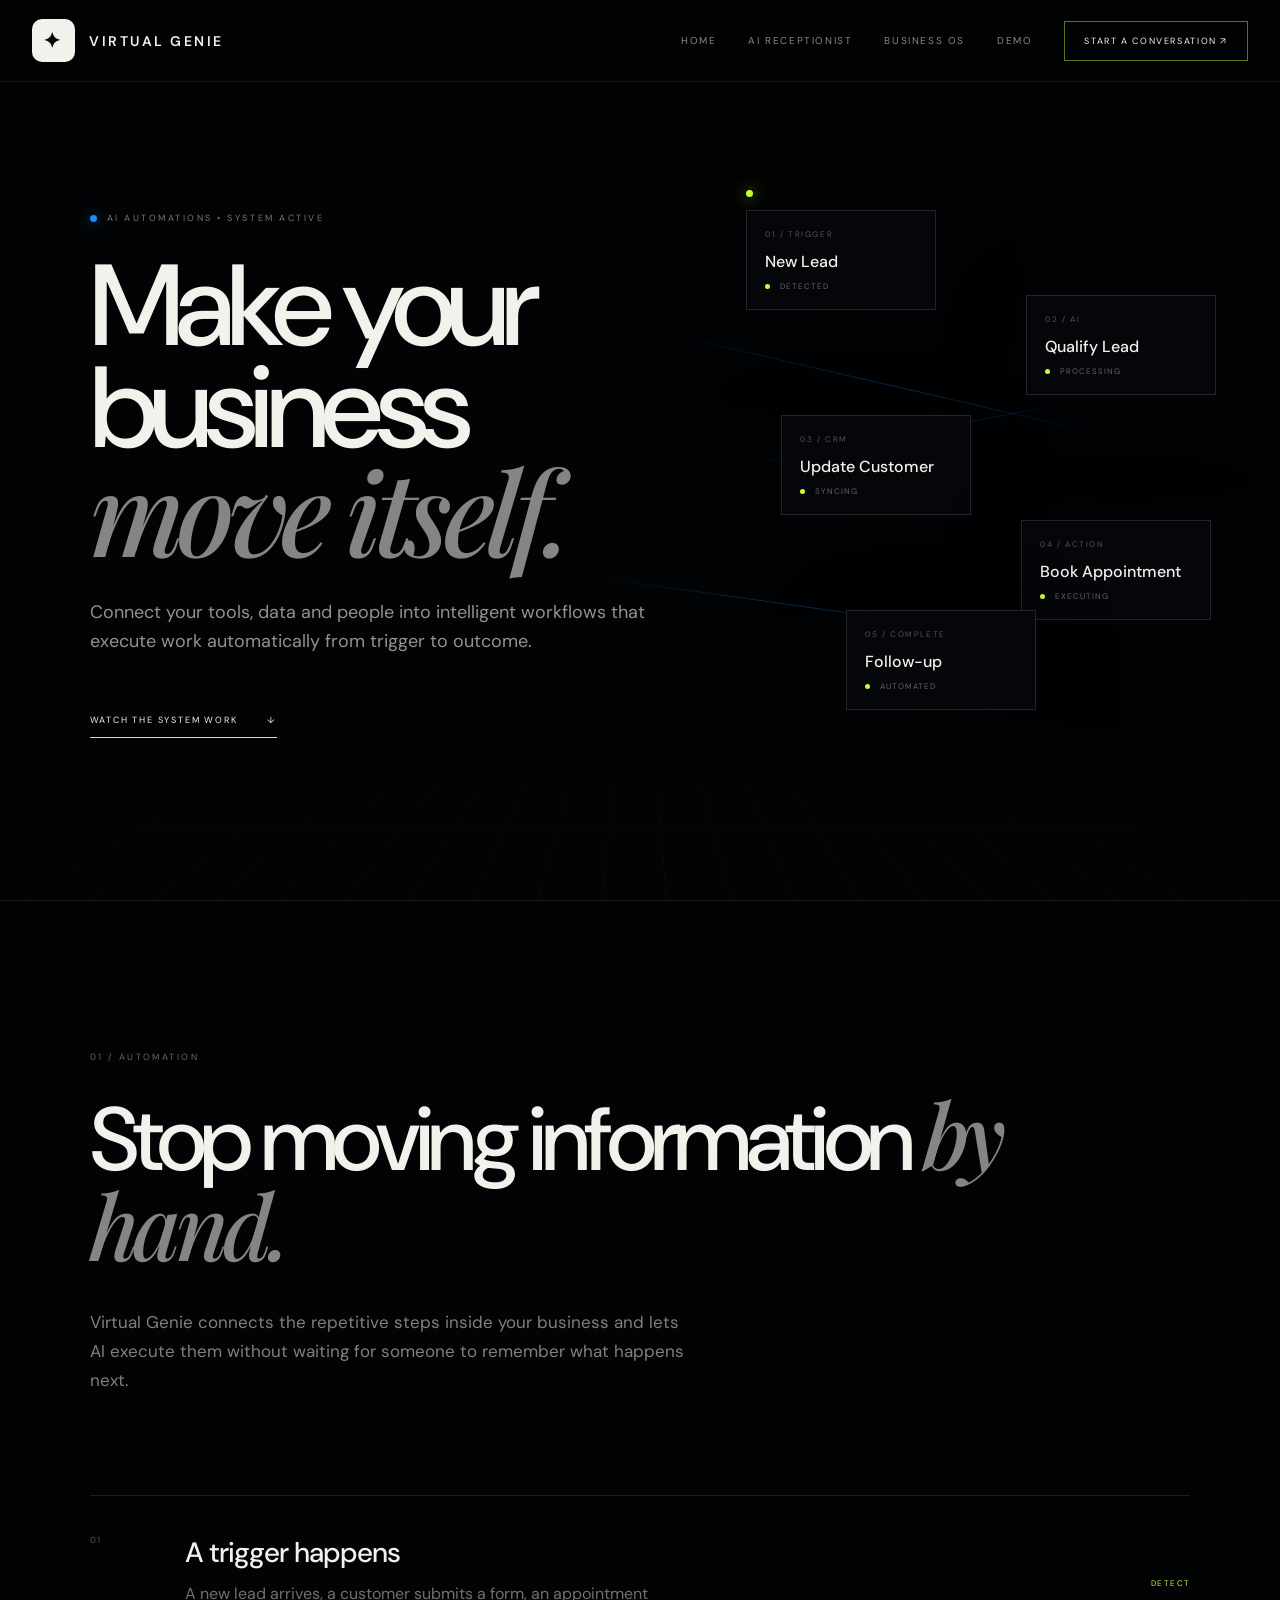
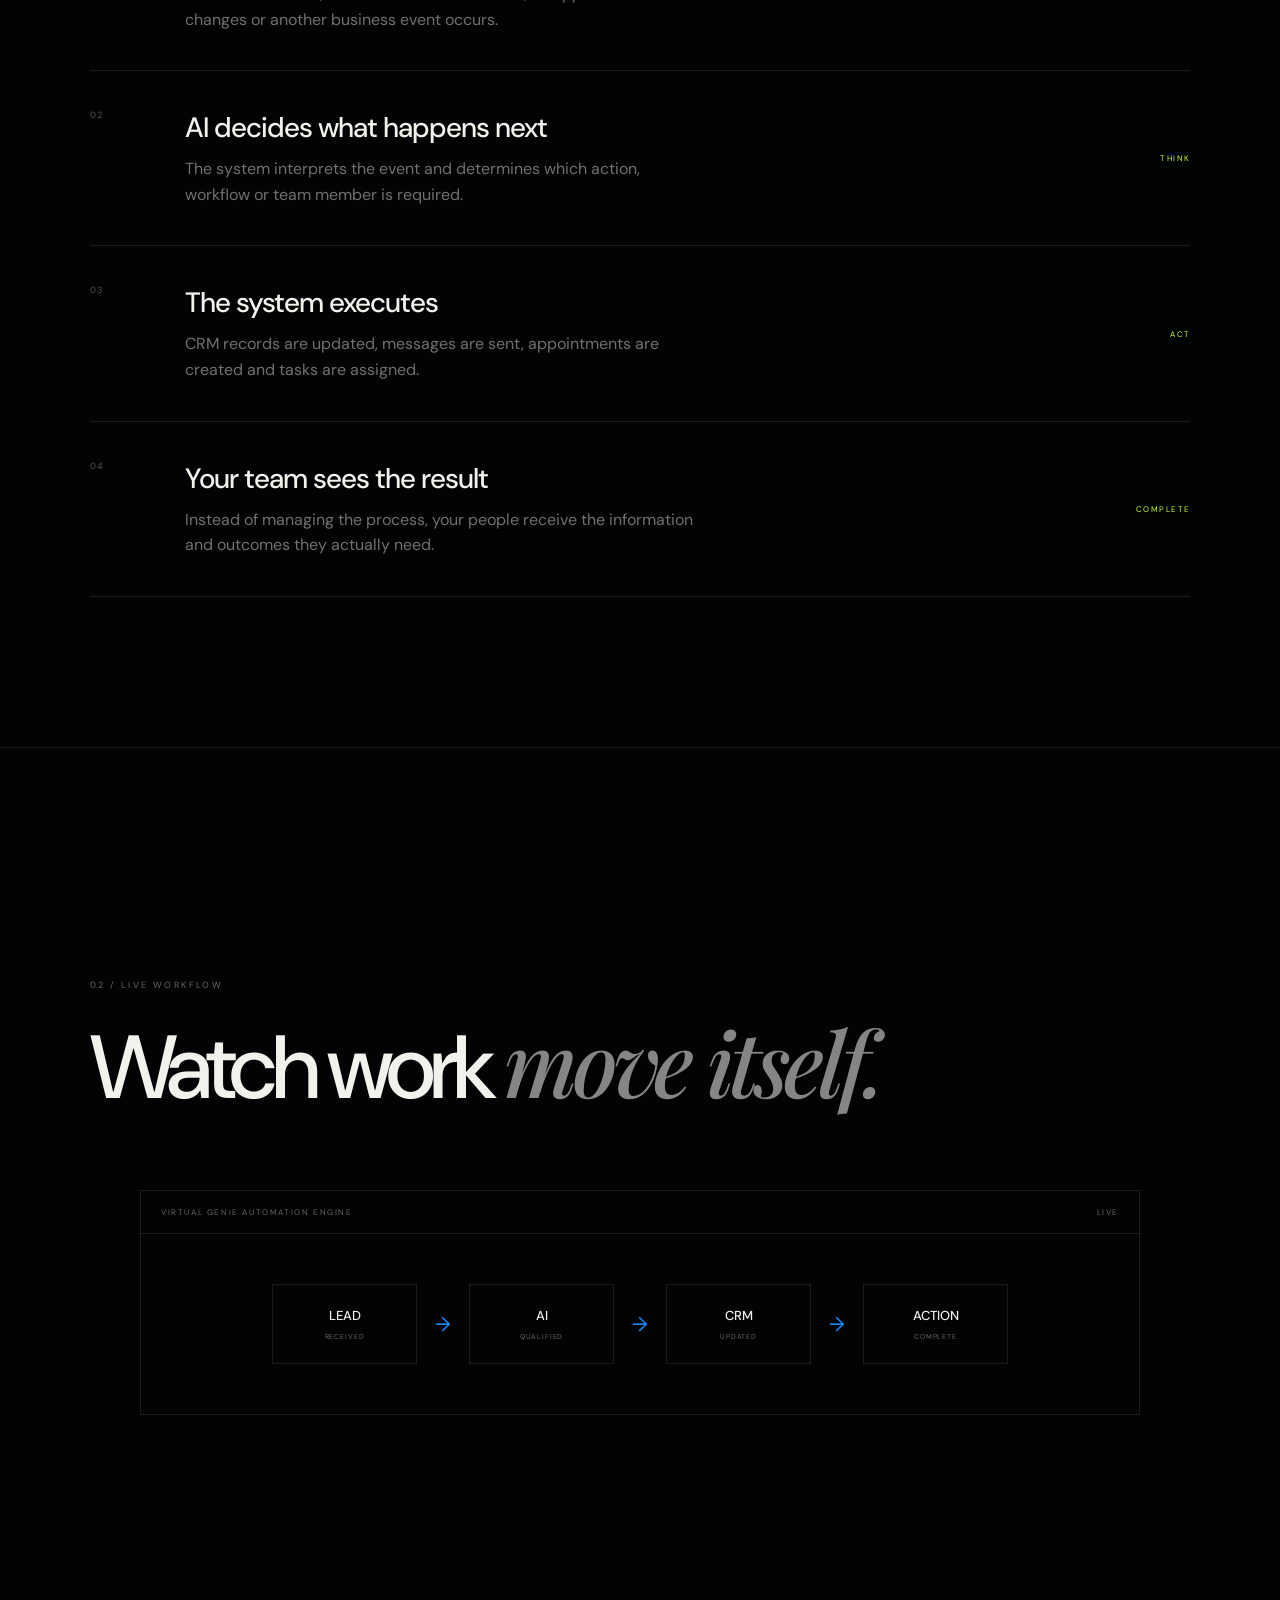
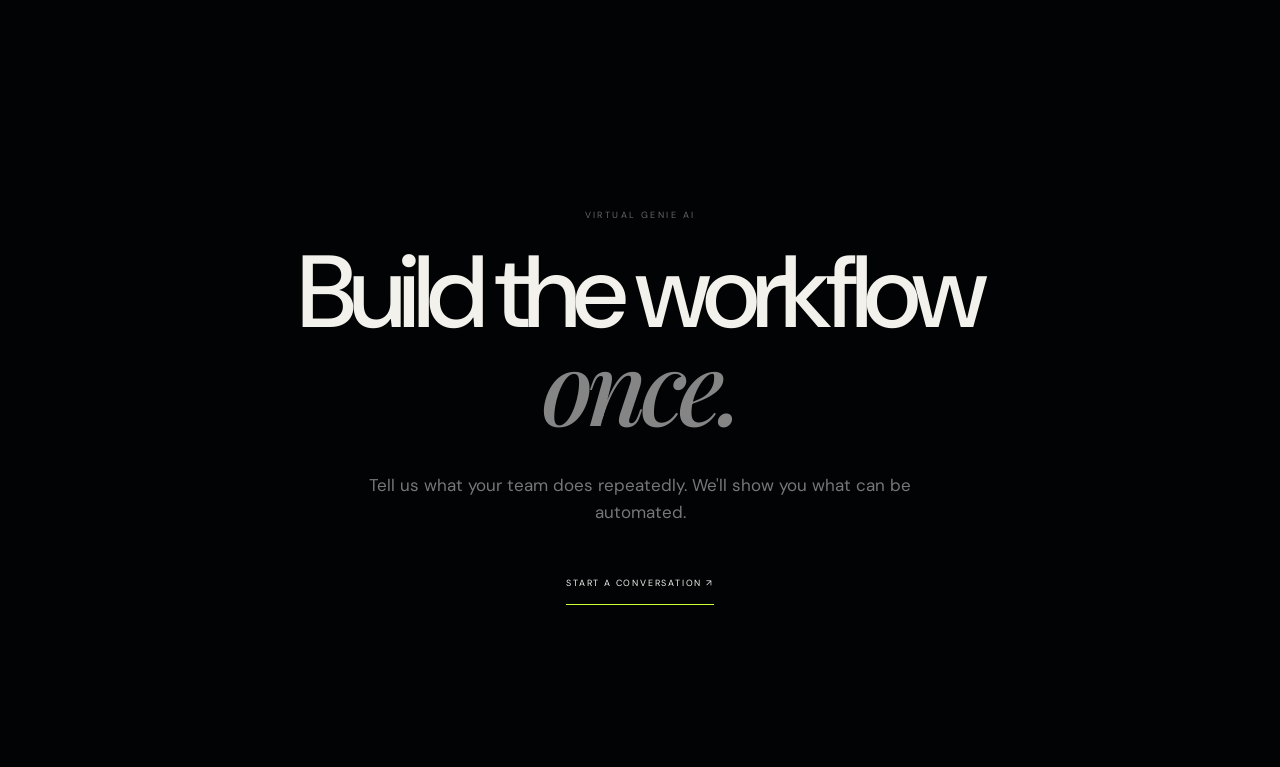
<file: ai-automations.html>
<!DOCTYPE html>
<html lang="en">
<head>
<meta charset="UTF-8">
<meta name="viewport" content="width=device-width,initial-scale=1.0">

<title>AI Automations — Virtual Genie AI</title>

<link rel="preconnect" href="https://fonts.googleapis.com">
<link rel="preconnect" href="https://fonts.gstatic.com" crossorigin>

<link href="https://fonts.googleapis.com/css2?family=DM+Sans:wght@400;500;600&family=Playfair+Display:ital,wght@0,500;1,500&display=swap" rel="stylesheet">

<style>

*{
    box-sizing:border-box;
}

html{
    scroll-behavior:smooth;
}

body{
    margin:0;
    background:#020304;
    color:#f2f1ec;
    font-family:"DM Sans",sans-serif;
    overflow-x:hidden;
}

a{
    color:inherit;
    text-decoration:none;
}


/* =====================================================
   NAV
===================================================== */

.nav{
    position:fixed;
    z-index:100;

    top:0;
    left:0;
    right:0;

    height:82px;

    padding:0 32px;

    display:flex;
    align-items:center;

    border-bottom:1px solid rgba(255,255,255,.08);

    background:rgba(2,3,4,.72);

    backdrop-filter:blur(18px);
}

.brand{
    display:flex;
    align-items:center;
    gap:14px;

    font-size:14px;
    font-weight:600;

    letter-spacing:.18em;
}

.brand-mark{
    width:43px;
    height:43px;

    display:grid;
    place-items:center;

    border-radius:10px;

    background:#f2f1ec;
    color:#050607;

    font-size:21px;
}

.nav-links{
    margin-left:auto;

    display:flex;
    gap:32px;

    font-size:10px;
    letter-spacing:.16em;
}

.nav-links a{
    color:#888;

    transition:.25s;
}

.nav-links a:hover{
    color:#fff;
}

.nav-cta{
    margin-left:32px;

    padding:13px 19px;

    border:1px solid rgba(201,255,53,.45);

    font-size:9px;
    letter-spacing:.18em;
}


/* =====================================================
   HERO
===================================================== */

.hero{
    min-height:100svh;

    position:relative;

    padding:
        150px
        7vw
        100px;

    display:flex;
    align-items:center;

    overflow:hidden;
}


/* =====================================================
   WORKFLOW BACKGROUND
===================================================== */

.workflow-world{
    position:absolute;

    inset:0;

    overflow:hidden;

    pointer-events:none;
}

.workflow-grid{
    position:absolute;

    width:120%;
    height:120%;

    left:-10%;
    top:-10%;

    background-image:
        linear-gradient(
            rgba(255,255,255,.025) 1px,
            transparent 1px
        ),
        linear-gradient(
            90deg,
            rgba(255,255,255,.025) 1px,
            transparent 1px
        );

    background-size:80px 80px;

    transform:
        perspective(900px)
        rotateX(63deg)
        translateY(20%);

    transform-origin:center bottom;

    animation:gridMove 9s linear infinite;
}

@keyframes gridMove{

    to{
        background-position:
            0 80px,
            80px 0;
    }

}


/* =====================================================
   FLOW LINES
===================================================== */

.flow-line{
    position:absolute;

    height:1px;

    transform-origin:left center;

    background:
        linear-gradient(
            90deg,
            transparent,
            rgba(22,140,255,.65),
            transparent
        );

    opacity:.45;
}

.flow-1{
    width:470px;

    left:52%;
    top:37%;

    transform:rotate(13deg);
}

.flow-2{
    width:360px;

    left:57%;
    top:52%;

    transform:rotate(-11deg);
}

.flow-3{
    width:420px;

    left:46%;
    top:64%;

    transform:rotate(8deg);
}


/* =====================================================
   HERO CONTENT
===================================================== */

.hero-content{
    position:relative;
    z-index:10;

    max-width:690px;
}

.eyebrow{
    display:flex;
    align-items:center;

    gap:10px;

    margin-bottom:32px;

    color:#777;

    font-size:9px;
    letter-spacing:.28em;
}

.dot{
    width:7px;
    height:7px;

    border-radius:50%;

    background:#168cff;

    box-shadow:
        0 0 15px rgba(22,140,255,.7);

    animation:pulse 1.8s infinite;
}

@keyframes pulse{

    50%{
        opacity:.3;
        transform:scale(.65);
    }

}

h1{
    margin:0;

    font-size:
        clamp(58px,9vw,125px);

    line-height:.88;

    letter-spacing:-.065em;

    font-weight:500;
}

h1 em{
    display:block;

    color:#858585;

    font-family:"Playfair Display",serif;

    font-style:italic;
}

.description{
    max-width:560px;

    margin-top:38px;

    color:#929292;

    font-size:18px;

    line-height:1.6;
}

.action{
    display:inline-flex;

    align-items:center;

    gap:30px;

    margin-top:40px;

    padding-bottom:11px;

    border-bottom:1px solid #c9ff35;

    font-size:9px;

    letter-spacing:.2em;
}


/* =====================================================
   WORKFLOW GRAPH
===================================================== */

.workflow{
    position:absolute;

    z-index:5;

    right:5vw;

    top:50%;

    width:470px;
    height:520px;

    transform:translateY(-50%);
}


/* =====================================================
   NODE
===================================================== */

.node{
    position:absolute;

    width:190px;

    min-height:100px;

    padding:18px;

    border:
        1px solid
        rgba(255,255,255,.12);

    background:
        rgba(5,8,11,.86);

    backdrop-filter:blur(14px);

    box-shadow:
        0 20px 80px
        rgba(0,0,0,.4);

    transition:
        transform .5s ease,
        border-color .5s ease;
}

.node:hover{
    transform:translateY(-5px);

    border-color:
        rgba(201,255,53,.45);
}

.node-number{
    color:#555;

    font-size:8px;

    letter-spacing:.2em;
}

.node-title{
    margin-top:12px;

    font-size:16px;

    font-weight:500;
}

.node-status{
    margin-top:9px;

    color:#666;

    font-size:8px;

    letter-spacing:.12em;
}

.node-status::before{
    content:"";

    display:inline-block;

    width:5px;
    height:5px;

    margin-right:7px;

    border-radius:50%;

    background:#c9ff35;
}


/* positions */

.node-1{
    left:0;
    top:20px;
}

.node-2{
    right:0;
    top:105px;
}

.node-3{
    left:35px;
    top:225px;
}

.node-4{
    right:5px;
    top:330px;
}

.node-5{
    left:100px;
    bottom:0;
}


/* =====================================================
   MOVING DATA DOT
===================================================== */

.data-particle{
    position:absolute;

    width:7px;
    height:7px;

    border-radius:50%;

    background:#c9ff35;

    box-shadow:
        0 0 16px
        rgba(201,255,53,.8);

    animation:
        dataMove 4s
        linear infinite;
}

@keyframes dataMove{

    0%{
        left:15%;
        top:18%;
        opacity:0;
    }

    10%{
        opacity:1;
    }

    45%{
        left:78%;
        top:28%;
    }

    65%{
        left:30%;
        top:53%;
    }

    85%{
        left:78%;
        top:72%;
    }

    100%{
        left:45%;
        top:94%;
        opacity:0;
    }

}


/* =====================================================
   SECTION
===================================================== */

.section{
    position:relative;

    padding:
        150px
        7vw;

    border-top:
        1px solid
        rgba(255,255,255,.08);
}

.label{
    color:#666;

    font-size:9px;

    letter-spacing:.27em;
}

.section h2{
    max-width:950px;

    margin:
        28px
        0
        0;

    font-size:
        clamp(46px,7vw,100px);

    line-height:.94;

    letter-spacing:-.06em;

    font-weight:500;
}

.section h2 em{
    color:#858585;

    font-family:"Playfair Display",serif;

    font-style:italic;
}

.section-description{
    max-width:600px;

    margin-top:35px;

    color:#808080;

    font-size:17px;

    line-height:1.7;
}


/* =====================================================
   AUTOMATION STEPS
===================================================== */

.steps{
    margin-top:100px;

    border-top:
        1px solid
        rgba(255,255,255,.1);
}

.step{
    display:grid;

    grid-template-columns:
        70px
        1fr
        160px;

    gap:25px;

    padding:
        38px
        0;

    border-bottom:
        1px solid
        rgba(255,255,255,.1);
}

.step-number{
    color:#555;

    font-size:9px;

    letter-spacing:.2em;
}

.step h3{
    margin:0;

    font-size:28px;

    font-weight:500;

    letter-spacing:-.035em;
}

.step p{
    max-width:520px;

    margin:
        10px
        0
        0;

    color:#707070;

    line-height:1.6;
}

.step-status{
    align-self:center;

    color:#c9ff35;

    font-size:8px;

    letter-spacing:.18em;

    text-align:right;
}


/* =====================================================
   LIVE WORKFLOW
===================================================== */

.live{
    min-height:100svh;

    display:flex;
    align-items:center;
}

.live-board{
    width:min(1000px,100%);

    margin:
        80px
        auto
        0;

    border:
        1px solid
        rgba(255,255,255,.1);

    overflow:hidden;
}

.board-header{
    display:flex;
    justify-content:space-between;

    padding:16px 20px;

    border-bottom:
        1px solid
        rgba(255,255,255,.1);

    color:#666;

    font-size:8px;

    letter-spacing:.2em;
}

.board-body{
    padding:50px;

    display:flex;
    align-items:center;

    justify-content:center;

    gap:18px;

    flex-wrap:wrap;
}

.board-node{
    width:145px;

    padding:22px 15px;

    border:
        1px solid
        rgba(255,255,255,.1);

    text-align:center;

    animation:
        nodePulse 3s
        ease-in-out infinite;
}

.board-node:nth-child(2){
    animation-delay:.35s;
}

.board-node:nth-child(3){
    animation-delay:.7s;
}

.board-node:nth-child(4){
    animation-delay:1.05s;
}

@keyframes nodePulse{

    50%{
        border-color:
            rgba(22,140,255,.5);

        transform:
            translateY(-4px);
    }

}

.board-node strong{
    display:block;

    font-size:13px;

    font-weight:500;
}

.board-node span{
    display:block;

    margin-top:8px;

    color:#666;

    font-size:7px;

    letter-spacing:.12em;
}

.board-arrow{
    color:#168cff;

    font-size:20px;
}


/* =====================================================
   CTA
===================================================== */

.cta{
    min-height:80svh;

    display:flex;

    align-items:center;

    justify-content:center;

    text-align:center;

    padding:100px 25px;
}

.cta-inner{
    max-width:850px;
}

.cta h2{
    margin:25px 0 0;

    font-size:
        clamp(48px,8vw,110px);

    line-height:.9;

    letter-spacing:-.06em;

    font-weight:500;
}

.cta h2 em{
    color:#858585;

    font-family:"Playfair Display",serif;

    font-style:italic;
}

.cta p{
    max-width:550px;

    margin:35px auto;

    color:#777;

    font-size:17px;

    line-height:1.6;
}

.cta a{
    display:inline-flex;

    padding:
        15px
        0;

    border-bottom:
        1px solid
        #c9ff35;

    font-size:9px;

    letter-spacing:.2em;
}


/* =====================================================
   MOBILE
===================================================== */

@media(max-width:900px){

    .nav{
        height:70px;

        padding:0 20px;
    }

    .nav-links,
    .nav-cta{
        display:none;
    }

    .hero{
        min-height:950px;

        padding:
            130px
            22px
            80px;

        align-items:flex-start;
    }

    h1{
        font-size:
            clamp(
                54px,
                15vw,
                82px
            );
    }

    .description{
        font-size:16px;
    }

    .workflow{
        width:340px;
        height:410px;

        top:auto;
        bottom:20px;

        right:50%;

        transform:
            translateX(50%);
    }

    .node{
        width:145px;

        min-height:82px;

        padding:13px;
    }

    .node-title{
        font-size:13px;
    }

    .node-status{
        font-size:7px;
    }

    .node-1{
        left:0;
    }

    .node-2{
        right:0;
        top:80px;
    }

    .node-3{
        left:25px;
        top:175px;
    }

    .node-4{
        right:0;
        top:260px;
    }

    .node-5{
        left:85px;
        bottom:0;
    }

    .section{
        padding:
            100px
            22px;
    }

    .section h2{
        font-size:
            clamp(
                45px,
                13vw,
                75px
            );
    }

    .step{
        grid-template-columns:
            35px
            1fr;

        gap:12px;
    }

    .step-status{
        grid-column:2;

        text-align:left;
    }

    .board-body{
        padding:30px 15px;

        gap:10px;
    }

    .board-node{
        width:125px;
    }

    .board-arrow{
        display:none;
    }

}

</style>
</head>

<body>


<!-- =====================================================
     NAV
===================================================== -->

<header class="nav">

    <a
        href="index.html"
        class="brand"
    >

        <span class="brand-mark">
            ✦
        </span>

        <span>
            VIRTUAL GENIE
        </span>

    </a>


    <nav class="nav-links">

        <a href="index.html">
            HOME
        </a>

        <a href="ai-receptionist.html">
            AI RECEPTIONIST
        </a>

        <a href="business-os.html">
            BUSINESS OS
        </a>

        <a href="#demo">
            DEMO
        </a>

    </nav>


    <a
        href="#contact"
        class="nav-cta"
    >
        START A CONVERSATION ↗
    </a>

</header>


<main>


<!-- =====================================================
     HERO
===================================================== -->

<section class="hero">


    <div class="workflow-world">

        <div class="workflow-grid"></div>

        <div class="flow-line flow-1"></div>

        <div class="flow-line flow-2"></div>

        <div class="flow-line flow-3"></div>

    </div>


    <div class="hero-content">

        <div class="eyebrow">

            <span class="dot"></span>

            AI AUTOMATIONS
            •
            SYSTEM ACTIVE

        </div>


        <h1>

            Make your business

            <em>
                move itself.
            </em>

        </h1>


        <p class="description">

            Connect your tools, data and people
            into intelligent workflows that execute
            work automatically from trigger to outcome.

        </p>


        <a
            href="#demo"
            class="action"
        >
            WATCH THE SYSTEM WORK
            <span>↓</span>
        </a>

    </div>


    <!-- =================================================
         WORKFLOW
    ================================================== -->

    <div class="workflow">


        <div class="node node-1">

            <div class="node-number">
                01 / TRIGGER
            </div>

            <div class="node-title">
                New Lead
            </div>

            <div class="node-status">
                DETECTED
            </div>

        </div>


        <div class="node node-2">

            <div class="node-number">
                02 / AI
            </div>

            <div class="node-title">
                Qualify Lead
            </div>

            <div class="node-status">
                PROCESSING
            </div>

        </div>


        <div class="node node-3">

            <div class="node-number">
                03 / CRM
            </div>

            <div class="node-title">
                Update Customer
            </div>

            <div class="node-status">
                SYNCING
            </div>

        </div>


        <div class="node node-4">

            <div class="node-number">
                04 / ACTION
            </div>

            <div class="node-title">
                Book Appointment
            </div>

            <div class="node-status">
                EXECUTING
            </div>

        </div>


        <div class="node node-5">

            <div class="node-number">
                05 / COMPLETE
            </div>

            <div class="node-title">
                Follow-up
            </div>

            <div class="node-status">
                AUTOMATED
            </div>

        </div>


        <span class="data-particle"></span>

    </div>

</section>


<!-- =====================================================
     INTRO
===================================================== -->

<section class="section">

    <div class="label">
        01 / AUTOMATION
    </div>


    <h2>

        Stop moving information

        <em>
            by hand.
        </em>

    </h2>


    <p class="section-description">

        Virtual Genie connects the repetitive
        steps inside your business and lets AI
        execute them without waiting for someone
        to remember what happens next.

    </p>


    <div class="steps">


        <article class="step">

            <div class="step-number">
                01
            </div>

            <div>

                <h3>
                    A trigger happens
                </h3>

                <p>
                    A new lead arrives,
                    a customer submits a form,
                    an appointment changes or
                    another business event occurs.
                </p>

            </div>

            <div class="step-status">
                DETECT
            </div>

        </article>


        <article class="step">

            <div class="step-number">
                02
            </div>

            <div>

                <h3>
                    AI decides what happens next
                </h3>

                <p>
                    The system interprets the event
                    and determines which action,
                    workflow or team member is required.
                </p>

            </div>

            <div class="step-status">
                THINK
            </div>

        </article>


        <article class="step">

            <div class="step-number">
                03
            </div>

            <div>

                <h3>
                    The system executes
                </h3>

                <p>
                    CRM records are updated,
                    messages are sent, appointments
                    are created and tasks are assigned.
                </p>

            </div>

            <div class="step-status">
                ACT
            </div>

        </article>


        <article class="step">

            <div class="step-number">
                04
            </div>

            <div>

                <h3>
                    Your team sees the result
                </h3>

                <p>
                    Instead of managing the process,
                    your people receive the information
                    and outcomes they actually need.
                </p>

            </div>

            <div class="step-status">
                COMPLETE
            </div>

        </article>

    </div>

</section>


<!-- =====================================================
     LIVE DEMO
===================================================== -->

<section
    class="section live"
    id="demo"
>

    <div style="width:100%;">

        <div class="label">
            02 / LIVE WORKFLOW
        </div>


        <h2>

            Watch work

            <em>
                move itself.
            </em>

        </h2>


        <div class="live-board">

            <div class="board-header">

                <span>
                    VIRTUAL GENIE AUTOMATION ENGINE
                </span>

                <span>
                    LIVE
                </span>

            </div>


            <div class="board-body">


                <div class="board-node">

                    <strong>
                        LEAD
                    </strong>

                    <span>
                        RECEIVED
                    </span>

                </div>


                <div class="board-arrow">
                    →
                </div>


                <div class="board-node">

                    <strong>
                        AI
                    </strong>

                    <span>
                        QUALIFIED
                    </span>

                </div>


                <div class="board-arrow">
                    →
                </div>


                <div class="board-node">

                    <strong>
                        CRM
                    </strong>

                    <span>
                        UPDATED
                    </span>

                </div>


                <div class="board-arrow">
                    →
                </div>


                <div class="board-node">

                    <strong>
                        ACTION
                    </strong>

                    <span>
                        COMPLETE
                    </span>

                </div>


            </div>

        </div>

    </div>

</section>


<!-- =====================================================
     CTA
===================================================== -->

<section
    class="cta"
    id="contact"
>

    <div class="cta-inner">

        <div class="label">
            VIRTUAL GENIE AI
        </div>


        <h2>

            Build the workflow

            <em>
                once.
            </em>

        </h2>


        <p>

            Tell us what your team does repeatedly.
            We'll show you what can be automated.

        </p>


        <a href="index.html#contact">
            START A CONVERSATION ↗
        </a>

    </div>

</section>


</main>


<script>

    /*
        Scroll reveals the workflow steps.
    */

    const steps =
        document.querySelectorAll(
            ".step"
        );


    const observer =
        new IntersectionObserver(
            entries => {

                entries.forEach(
                    entry => {

                        if (
                            entry.isIntersecting
                        ) {

                            entry.target.animate(
                                [
                                    {
                                        opacity:0,
                                        transform:
                                            "translateY(30px)"
                                    },
                                    {
                                        opacity:1,
                                        transform:
                                            "translateY(0)"
                                    }
                                ],
                                {
                                    duration:700,
                                    easing:
                                        "cubic-bezier(.22,1,.36,1)",
                                    fill:"forwards"
                                }
                            );

                            observer.unobserve(
                                entry.target
                            );

                        }

                    }
                );

            },
            {
                threshold:.15
            }
        );


    steps.forEach(
        step => observer.observe(step)
    );


    /*
        Workflow follows the pointer
        very subtly on desktop.
    */

    const workflow =
        document.querySelector(
            ".workflow"
        );


    window.addEventListener(
        "pointermove",
        event => {

            if (
                window.innerWidth <= 900 ||
                !workflow
            ) {
                return;
            }


            const x =
                event.clientX /
                window.innerWidth -
                .5;

            const y =
                event.clientY /
                window.innerHeight -
                .5;


            workflow.style.transform =
                `
                translateY(-50%)
                translate(
                    ${x * 12}px,
                    ${y * 12}px
                )
                `;

        },
        {
            passive:true
        }
    );

</script>


</body>
</html>
</file>
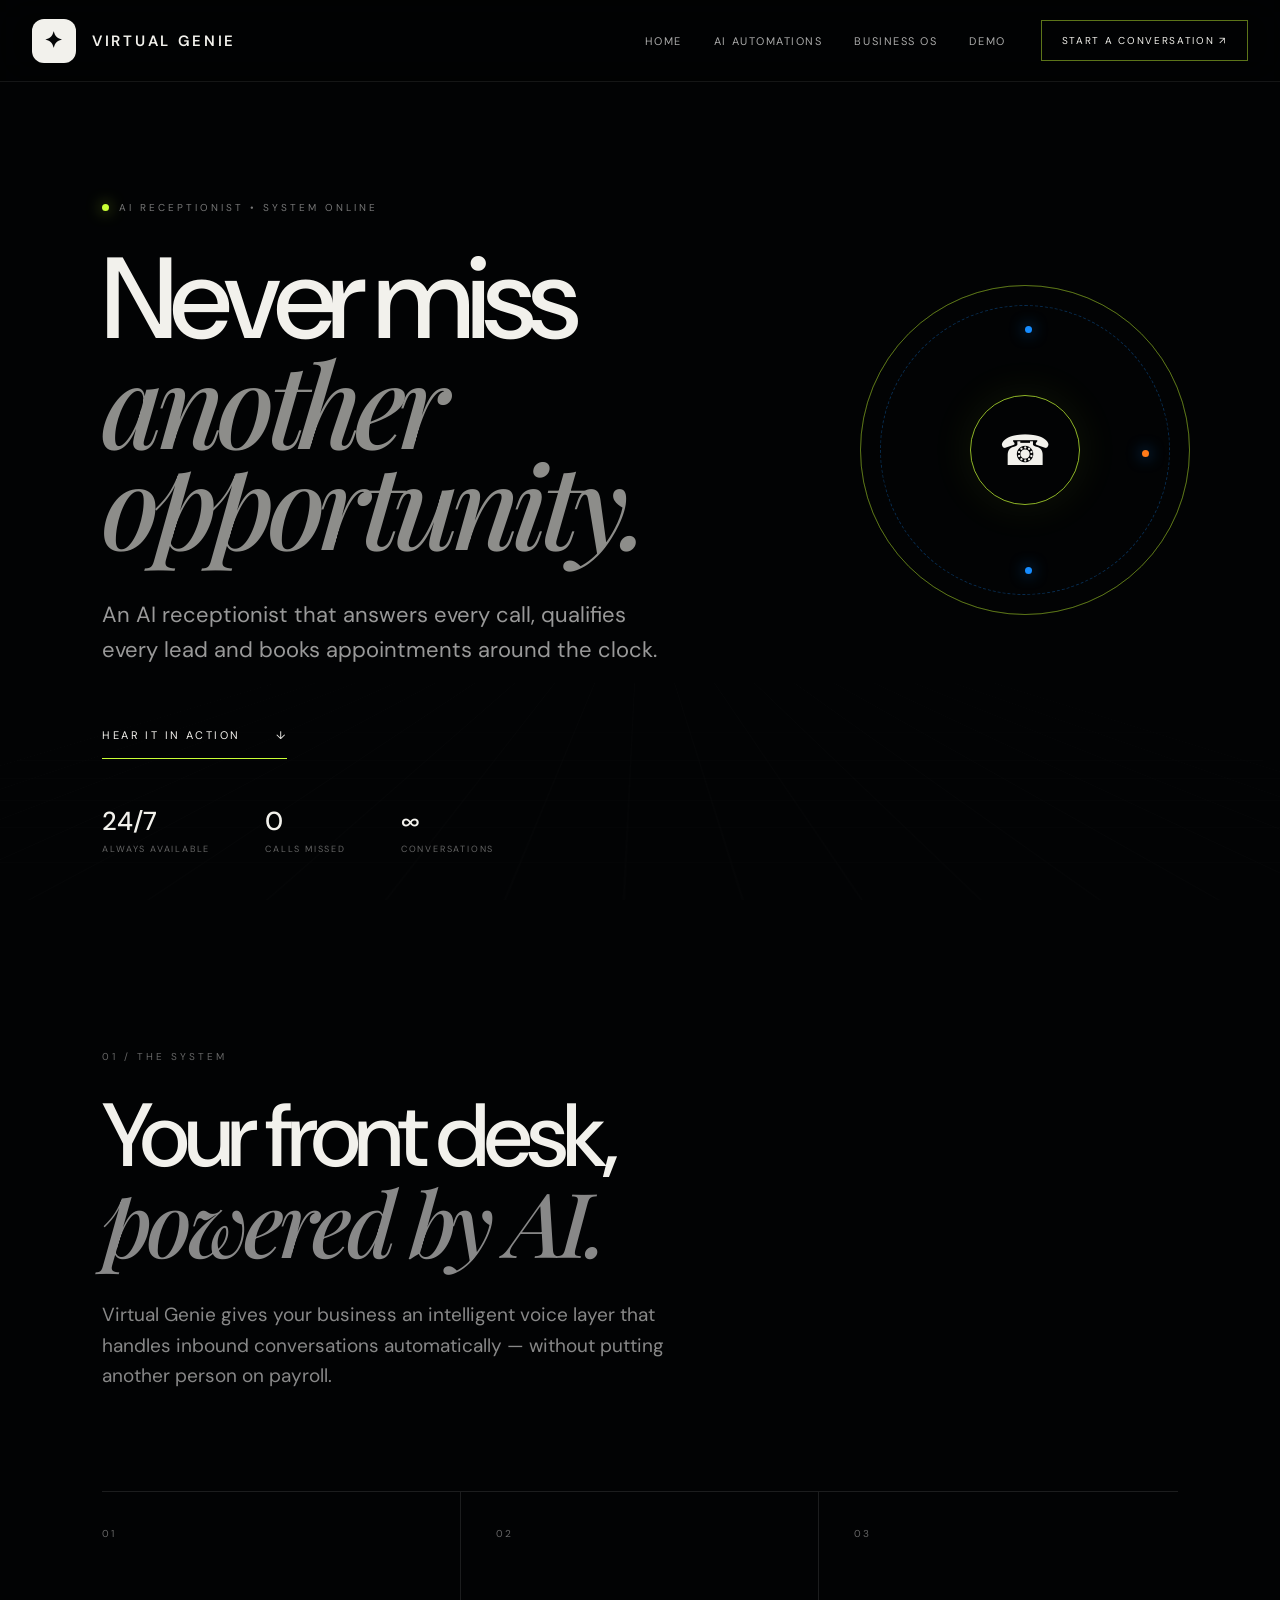
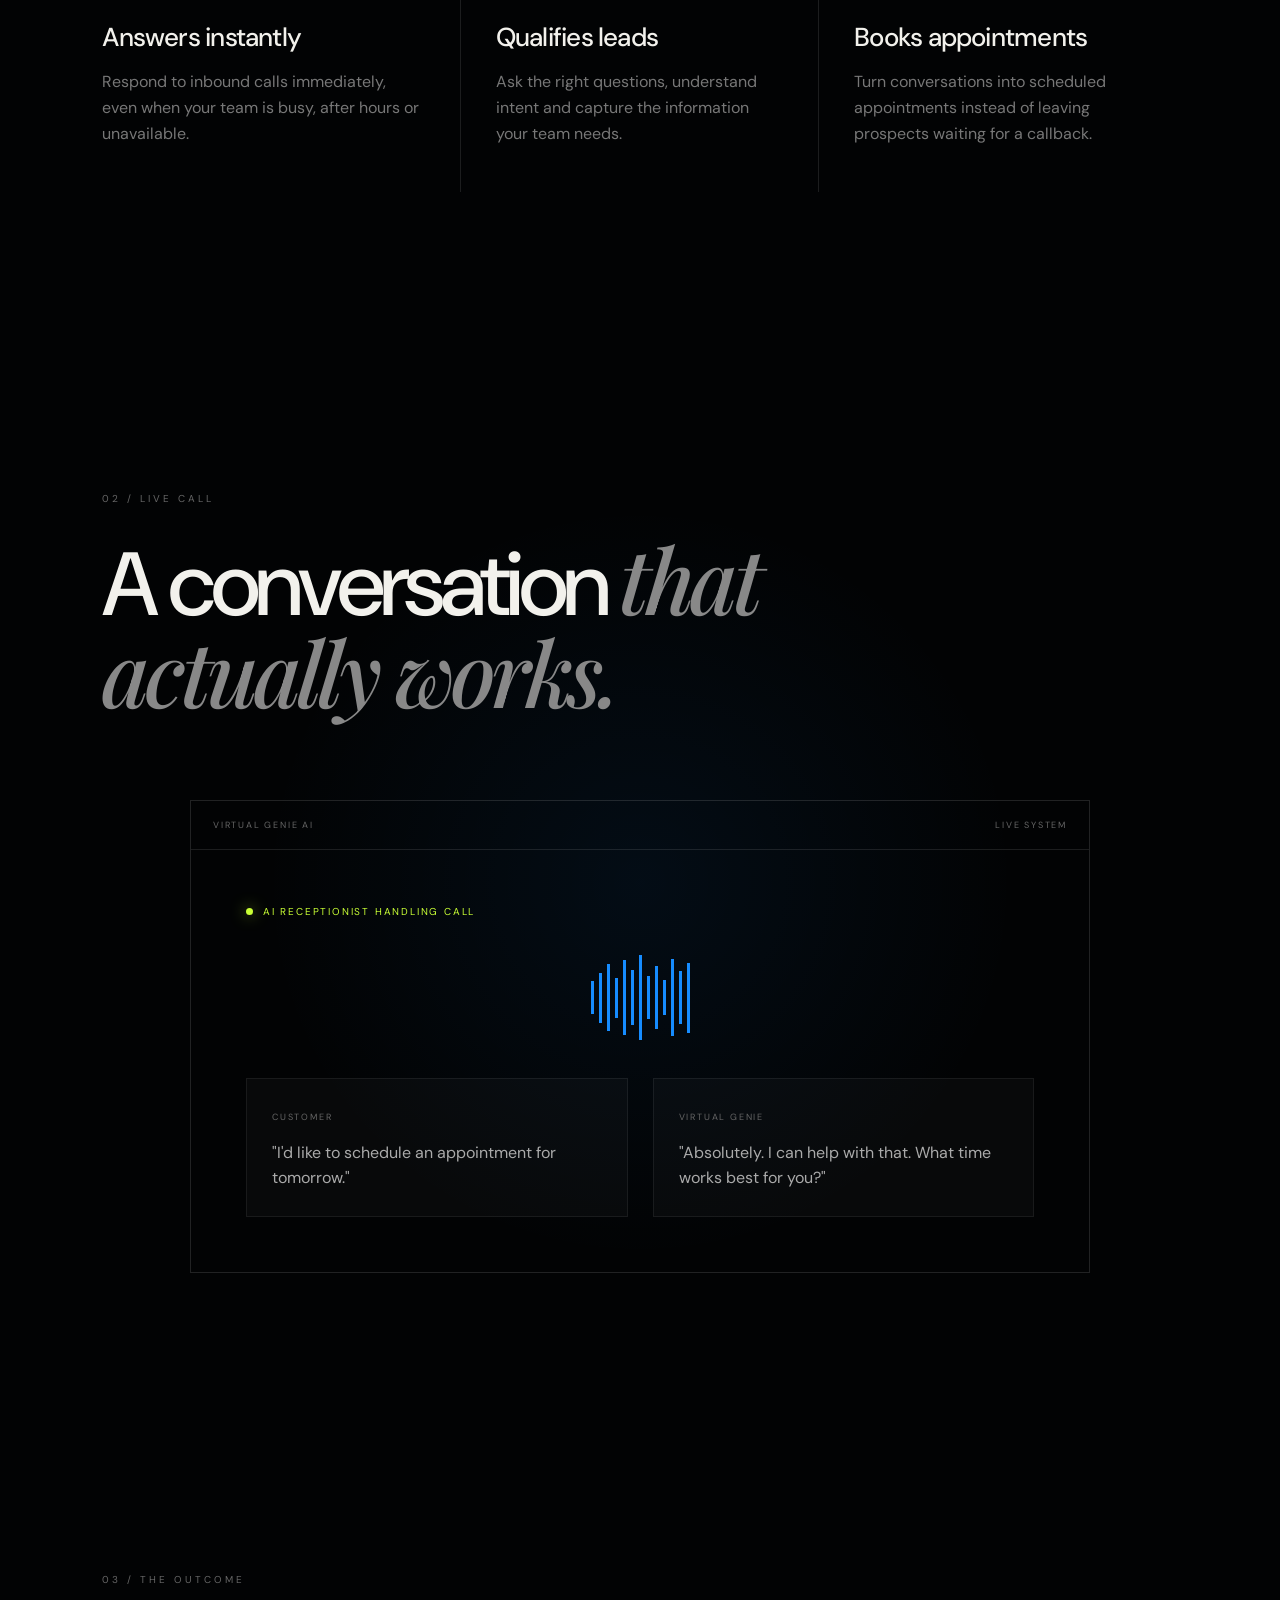
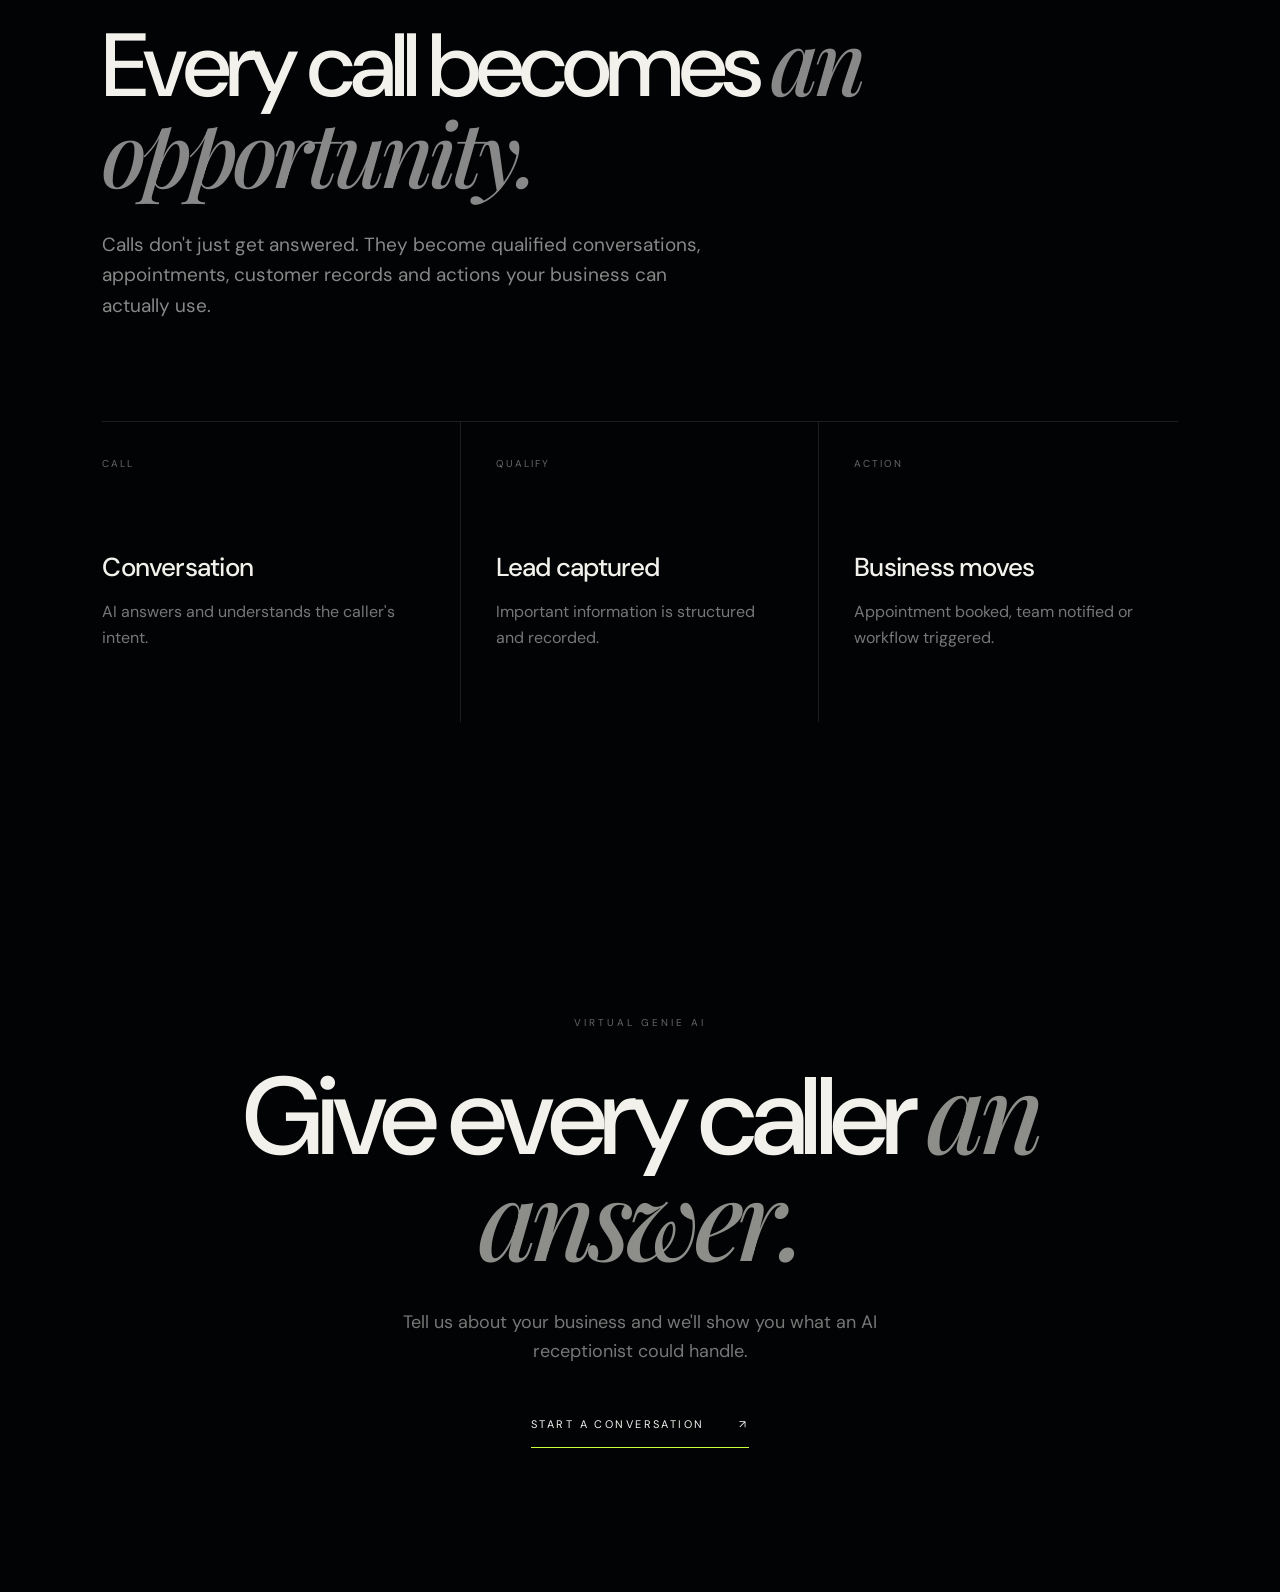
<file: ai-receptionist.html>
<!DOCTYPE html>
<html lang="en">
<head>
    <meta charset="UTF-8">

    <meta
        name="viewport"
        content="width=device-width, initial-scale=1.0"
    >

    <title>AI Receptionist — Virtual Genie AI</title>

    <link
        rel="preconnect"
        href="https://fonts.googleapis.com"
    >

    <link
        rel="preconnect"
        href="https://fonts.gstatic.com"
        crossorigin
    >

    <link
        href="https://fonts.googleapis.com/css2?family=DM+Sans:wght@400;500;600&family=Playfair+Display:ital,wght@0,500;1,500&display=swap"
        rel="stylesheet"
    >

    <style>

        * {
            box-sizing: border-box;
        }

        html {
            scroll-behavior: smooth;
        }

        body {
            margin: 0;
            background: #020304;
            color: #f2f1ec;
            font-family: "DM Sans", sans-serif;
            overflow-x: hidden;
        }

        a {
            color: inherit;
            text-decoration: none;
        }

        /* =====================================================
           NAV
        ===================================================== */

        .nav {
            position: fixed;
            top: 0;
            left: 0;
            right: 0;

            z-index: 100;

            height: 82px;

            display: flex;
            align-items: center;

            padding: 0 32px;

            border-bottom: 1px solid
                rgba(255,255,255,.08);

            background:
                rgba(2,3,4,.72);

            backdrop-filter: blur(18px);
        }

        .brand {
            display: flex;
            align-items: center;
            gap: 16px;

            font-size: 15px;
            font-weight: 600;

            letter-spacing: .18em;
        }

        .brand-mark {
            width: 44px;
            height: 44px;

            display: grid;
            place-items: center;

            border-radius: 12px;

            background: #f2f1ec;
            color: #050607;

            font-size: 22px;
        }

        .nav-links {
            margin-left: auto;

            display: flex;
            gap: 32px;

            font-size: 11px;
            letter-spacing: .14em;
            text-transform: uppercase;
        }

        .nav-links a {
            color: #aaa;
            transition: color .25s ease;
        }

        .nav-links a:hover {
            color: #fff;
        }

        .nav-cta {
            margin-left: 35px;

            padding: 13px 20px;

            border: 1px solid
                rgba(201,255,53,.45);

            font-size: 10px;
            letter-spacing: .17em;
            text-transform: uppercase;
        }

        /* =====================================================
           HERO
        ===================================================== */

        .hero {
            min-height: 100svh;

            position: relative;

            display: flex;
            align-items: center;

            padding:
                150px
                8vw
                90px;

            overflow: hidden;
        }

        .hero-grid {
            position: absolute;
            inset: 0;

            opacity: .22;

            background-image:
                linear-gradient(
                    rgba(255,255,255,.04) 1px,
                    transparent 1px
                ),
                linear-gradient(
                    90deg,
                    rgba(255,255,255,.04) 1px,
                    transparent 1px
                );

            background-size:
                70px 70px;

            transform:
                perspective(700px)
                rotateX(65deg)
                scale(1.7);

            transform-origin:
                center bottom;

            animation:
                gridMove 8s linear infinite;
        }

        @keyframes gridMove {

            from {
                background-position:
                    0 0,
                    0 0;
            }

            to {
                background-position:
                    0 70px,
                    70px 0;
            }

        }

        .hero-content {
            position: relative;
            z-index: 3;

            width: min(760px, 100%);
        }

        .eyebrow {
            display: flex;
            align-items: center;
            gap: 10px;

            margin-bottom: 35px;

            color: #777;

            font-size: 10px;
            letter-spacing: .3em;
            text-transform: uppercase;
        }

        .online {
            width: 7px;
            height: 7px;

            border-radius: 50%;

            background: #c9ff35;

            box-shadow:
                0 0 15px
                rgba(201,255,53,.7);

            animation: pulse 1.8s infinite;
        }

        @keyframes pulse {

            50% {
                opacity: .35;
                transform: scale(.65);
            }

        }

        h1 {
            margin: 0;

            font-size:
                clamp(
                    58px,
                    9vw,
                    132px
                );

            line-height: .88;

            letter-spacing: -.065em;

            font-weight: 500;
        }

        h1 em {
            display: block;

            color: #8d8d8a;

            font-family:
                "Playfair Display",
                serif;

            font-weight: 500;
        }

        .hero-description {
            max-width: 570px;

            margin-top: 45px;

            color: #999;

            font-size:
                clamp(
                    17px,
                    2vw,
                    22px
                );

            line-height: 1.55;
        }

        .hero-actions {
            margin-top: 45px;

            display: flex;
            flex-wrap: wrap;
            gap: 18px;
        }

        .primary-button {
            display: inline-flex;
            align-items: center;
            gap: 35px;

            padding: 16px 0;

            border-bottom: 1px solid
                #c9ff35;

            color: #f4f3ee;

            font-size: 11px;
            letter-spacing: .22em;
            text-transform: uppercase;
        }

        /* =====================================================
           PHONE VISUAL
        ===================================================== */

        .phone-system {
            position: absolute;

            right: 7vw;
            top: 50%;

            width: 330px;
            height: 330px;

            transform:
                translateY(-50%);

            z-index: 2;
        }

        .phone-core {
            position: absolute;

            left: 50%;
            top: 50%;

            width: 110px;
            height: 110px;

            transform:
                translate(-50%, -50%);

            border: 1px solid
                rgba(201,255,53,.7);

            border-radius: 50%;

            display: grid;
            place-items: center;

            font-size: 42px;

            animation:
                phoneFloat 3s ease-in-out infinite;

            box-shadow:
                0 0 45px
                rgba(201,255,53,.08);
        }

        @keyframes phoneFloat {

            50% {
                transform:
                    translate(-50%, -55%)
                    scale(1.04);
            }

        }

        .phone-ring {
            position: absolute;

            inset: 0;

            border: 1px solid
                rgba(201,255,53,.18);

            border-radius: 50%;

            animation:
                ringExpand 2.4s
                ease-out infinite;
        }

        .phone-ring:nth-child(2) {
            animation-delay: .8s;
        }

        .phone-ring:nth-child(3) {
            animation-delay: 1.6s;
        }

        @keyframes ringExpand {

            0% {
                transform: scale(.35);
                opacity: .8;
            }

            100% {
                transform: scale(1);
                opacity: 0;
            }

        }

        .orbit {
            position: absolute;

            inset: 20px;

            border:
                1px dashed
                rgba(22,140,255,.3);

            border-radius: 50%;

            animation:
                orbit 12s linear infinite;
        }

        @keyframes orbit {

            to {
                transform: rotate(360deg);
            }

        }

        .data-dot {
            position: absolute;

            width: 7px;
            height: 7px;

            border-radius: 50%;

            background: #168cff;

            box-shadow:
                0 0 15px
                rgba(22,140,255,.8);
        }

        .dot-1 {
            top: 20px;
            left: 50%;
        }

        .dot-2 {
            right: 20px;
            top: 50%;
            background: #ff7a18;
        }

        .dot-3 {
            bottom: 20px;
            left: 50%;
        }

        /* =====================================================
           STATS
        ===================================================== */

        .stats {
            position: absolute;

            bottom: 45px;
            left: 8vw;

            display: flex;
            gap: 55px;

            z-index: 4;
        }

        .stat strong {
            display: block;

            font-size: 26px;
            font-weight: 500;
        }

        .stat span {
            display: block;

            margin-top: 5px;

            color: #666;

            font-size: 9px;
            letter-spacing: .2em;
            text-transform: uppercase;
        }

        /* =====================================================
           WHAT IT DOES
        ===================================================== */

        .section {
            position: relative;

            padding:
                150px
                8vw;
        }

        .section-label {
            color: #666;

            font-size: 10px;
            letter-spacing: .3em;
            text-transform: uppercase;

            margin-bottom: 30px;
        }

        .section-title {
            max-width: 800px;

            margin: 0;

            font-size:
                clamp(
                    42px,
                    7vw,
                    92px
                );

            line-height: .95;

            letter-spacing: -.055em;

            font-weight: 500;
        }

        .section-title em {
            color: #888;

            font-family:
                "Playfair Display",
                serif;
        }

        .section-description {
            max-width: 620px;

            margin-top: 30px;

            color: #888;

            font-size: 19px;
            line-height: 1.6;
        }

        /* =====================================================
           FEATURES
        ===================================================== */

        .features {
            margin-top: 100px;

            display: grid;

            grid-template-columns:
                repeat(3, 1fr);

            border-top:
                1px solid
                rgba(255,255,255,.1);
        }

        .feature {
            min-height: 300px;

            padding:
                35px
                35px
                35px
                0;

            border-right:
                1px solid
                rgba(255,255,255,.1);
        }

        .feature:not(:first-child) {
            padding-left: 35px;
        }

        .feature:last-child {
            border-right: 0;
        }

        .feature-number {
            color: #666;

            font-size: 10px;
            letter-spacing: .2em;
        }

        .feature h3 {
            margin-top: 80px;
            margin-bottom: 15px;

            font-size: 26px;
            font-weight: 500;

            letter-spacing: -.03em;
        }

        .feature p {
            margin: 0;

            color: #777;

            line-height: 1.6;
        }

        /* =====================================================
           CALL FLOW
        ===================================================== */

        .call-section {
            min-height: 100svh;

            display: flex;
            align-items: center;

            background:
                radial-gradient(
                    circle at 50% 50%,
                    rgba(22,140,255,.07),
                    transparent 45%
                );
        }

        .call-interface {
            width: min(900px, 100%);

            margin: 80px auto 0;

            border:
                1px solid
                rgba(255,255,255,.12);
        }

        .call-top {
            padding: 18px 22px;

            border-bottom:
                1px solid
                rgba(255,255,255,.1);

            display: flex;
            justify-content: space-between;

            color: #666;

            font-size: 9px;
            letter-spacing: .2em;
            text-transform: uppercase;
        }

        .call-body {
            padding: 55px;
        }

        .call-status {
            display: flex;
            align-items: center;
            gap: 10px;

            color: #c9ff35;

            font-size: 10px;
            letter-spacing: .18em;
            text-transform: uppercase;
        }

        .wave {
            height: 80px;

            margin: 40px 0;

            display: flex;
            align-items: center;
            justify-content: center;

            gap: 5px;
        }

        .wave span {
            width: 3px;

            height:
                calc(
                    15px +
                    var(--h) * 1px
                );

            background: #168cff;

            animation:
                wave .8s
                ease-in-out infinite
                alternate;
        }

        @keyframes wave {

            to {
                transform: scaleY(.35);
                opacity: .45;
            }

        }

        .conversation {
            display: grid;

            grid-template-columns:
                1fr 1fr;

            gap: 25px;
        }

        .conversation-box {
            padding: 25px;

            background:
                rgba(255,255,255,.025);

            border:
                1px solid
                rgba(255,255,255,.07);
        }

        .conversation-box small {
            color: #666;

            font-size: 9px;
            letter-spacing: .2em;
            text-transform: uppercase;
        }

        .conversation-box p {
            margin:
                15px
                0
                0;

            color: #aaa;

            line-height: 1.6;
        }

        /* =====================================================
           CTA
        ===================================================== */

        .cta {
            min-height: 80svh;

            display: flex;
            align-items: center;
            justify-content: center;

            text-align: center;
        }

        .cta-inner {
            max-width: 850px;
        }

        .cta h2 {
            margin: 0;

            font-size:
                clamp(
                    50px,
                    9vw,
                    110px
                );

            line-height: .9;

            letter-spacing: -.06em;

            font-weight: 500;
        }

        .cta h2 em {
            color: #8d8d8a;

            font-family:
                "Playfair Display",
                serif;
        }

        .cta p {
            margin: 35px auto;

            max-width: 520px;

            color: #777;

            font-size: 18px;
            line-height: 1.6;
        }

        /* =====================================================
           MOBILE
        ===================================================== */

        @media (max-width: 900px) {

            .nav {
                height: 72px;
                padding: 0 20px;
            }

            .nav-links,
            .nav-cta {
                display: none;
            }

            .hero {
                padding:
                    130px
                    25px
                    100px;

                min-height: 900px;
            }

            .hero-content {
                align-self: flex-start;
            }

            .hero h1 {
                font-size:
                    clamp(
                        55px,
                        15vw,
                        90px
                    );
            }

            .hero-description {
                font-size: 17px;
            }

            .phone-system {
                position: absolute;

                width: 250px;
                height: 250px;

                top: auto;
                bottom: 100px;
                right: 50%;

                transform:
                    translateX(50%);
            }

            .stats {
                display: none;
            }

            .section {
                padding:
                    100px
                    25px;
            }

            .features {
                grid-template-columns: 1fr;
            }

            .feature {
                min-height: auto;

                padding:
                    35px 0 !important;

                border-right: 0;

                border-bottom:
                    1px solid
                    rgba(255,255,255,.1);
            }

            .feature h3 {
                margin-top: 45px;
            }

            .conversation {
                grid-template-columns: 1fr;
            }

            .call-body {
                padding: 30px 20px;
            }

            .cta {
                padding: 100px 25px;
            }

        }

    </style>
</head>

<body>

<!-- =====================================================
     NAV
===================================================== -->

<header class="nav">

    <a
        href="index.html"
        class="brand"
    >

        <span class="brand-mark">
            ✦
        </span>

        <span>
            VIRTUAL GENIE
        </span>

    </a>


    <nav class="nav-links">

        <a href="index.html">
            HOME
        </a>

        <a href="ai-automations.html">
            AI AUTOMATIONS
        </a>

        <a href="business-os.html">
            BUSINESS OS
        </a>

        <a href="#demo">
            DEMO
        </a>

    </nav>


    <a
        href="#contact"
        class="nav-cta"
    >
        START A CONVERSATION ↗
    </a>

</header>


<!-- =====================================================
     HERO
===================================================== -->

<main>

<section class="hero">

    <div class="hero-grid"></div>


    <div class="hero-content">

        <div class="eyebrow">

            <span class="online"></span>

            AI RECEPTIONIST
            •
            SYSTEM ONLINE

        </div>


        <h1>

            Never miss

            <em>
                another opportunity.
            </em>

        </h1>


        <p class="hero-description">

            An AI receptionist that answers
            every call, qualifies every lead
            and books appointments around
            the clock.

        </p>


        <div class="hero-actions">

            <a
                href="#demo"
                class="primary-button"
            >
                HEAR IT IN ACTION
                <span>↓</span>
            </a>

        </div>

    </div>


    <!-- 3D-LIKE PHONE SYSTEM -->

    <div class="phone-system">

        <div class="phone-ring"></div>
        <div class="phone-ring"></div>
        <div class="phone-ring"></div>

        <div class="orbit">

            <span
                class="data-dot dot-1"
            ></span>

            <span
                class="data-dot dot-2"
            ></span>

            <span
                class="data-dot dot-3"
            ></span>

        </div>

        <div class="phone-core">
            ☎
        </div>

    </div>


    <div class="stats">

        <div class="stat">

            <strong>24/7</strong>

            <span>
                Always available
            </span>

        </div>


        <div class="stat">

            <strong>0</strong>

            <span>
                Calls missed
            </span>

        </div>


        <div class="stat">

            <strong>∞</strong>

            <span>
                Conversations
            </span>

        </div>

    </div>

</section>


<!-- =====================================================
     WHAT IT IS
===================================================== -->

<section class="section">

    <div class="section-label">
        01 / THE SYSTEM
    </div>


    <h2 class="section-title">

        Your front desk,

        <em>
            powered by AI.
        </em>

    </h2>


    <p class="section-description">

        Virtual Genie gives your business
        an intelligent voice layer that handles
        inbound conversations automatically —
        without putting another person on payroll.

    </p>


    <div class="features">

        <article class="feature">

            <div class="feature-number">
                01
            </div>

            <h3>
                Answers instantly
            </h3>

            <p>
                Respond to inbound calls immediately,
                even when your team is busy,
                after hours or unavailable.
            </p>

        </article>


        <article class="feature">

            <div class="feature-number">
                02
            </div>

            <h3>
                Qualifies leads
            </h3>

            <p>
                Ask the right questions,
                understand intent and capture
                the information your team needs.
            </p>

        </article>


        <article class="feature">

            <div class="feature-number">
                03
            </div>

            <h3>
                Books appointments
            </h3>

            <p>
                Turn conversations into scheduled
                appointments instead of leaving
                prospects waiting for a callback.
            </p>

        </article>

    </div>

</section>


<!-- =====================================================
     CALL DEMO
===================================================== -->

<section
    class="section call-section"
    id="demo"
>

    <div style="width:100%;">

        <div class="section-label">
            02 / LIVE CALL
        </div>


        <h2 class="section-title">

            A conversation

            <em>
                that actually works.
            </em>

        </h2>


        <div class="call-interface">

            <div class="call-top">

                <span>
                    VIRTUAL GENIE AI
                </span>

                <span>
                    LIVE SYSTEM
                </span>

            </div>


            <div class="call-body">

                <div class="call-status">

                    <span class="online"></span>

                    AI RECEPTIONIST
                    HANDLING CALL

                </div>


                <div class="wave">

                    <span style="--h:18"></span>
                    <span style="--h:35"></span>
                    <span style="--h:52"></span>
                    <span style="--h:25"></span>
                    <span style="--h:60"></span>
                    <span style="--h:40"></span>
                    <span style="--h:70"></span>
                    <span style="--h:28"></span>
                    <span style="--h:48"></span>
                    <span style="--h:20"></span>
                    <span style="--h:62"></span>
                    <span style="--h:38"></span>
                    <span style="--h:55"></span>

                </div>


                <div class="conversation">

                    <div class="conversation-box">

                        <small>
                            CUSTOMER
                        </small>

                        <p>
                            "I'd like to schedule
                            an appointment for tomorrow."
                        </p>

                    </div>


                    <div class="conversation-box">

                        <small>
                            VIRTUAL GENIE
                        </small>

                        <p>
                            "Absolutely. I can help
                            with that. What time works
                            best for you?"
                        </p>

                    </div>

                </div>

            </div>

        </div>

    </div>

</section>


<!-- =====================================================
     BUSINESS RESULT
===================================================== -->

<section class="section">

    <div class="section-label">
        03 / THE OUTCOME
    </div>


    <h2 class="section-title">

        Every call becomes

        <em>
            an opportunity.
        </em>

    </h2>


    <p class="section-description">

        Calls don't just get answered.
        They become qualified conversations,
        appointments, customer records and
        actions your business can actually use.

    </p>


    <div class="features">

        <article class="feature">

            <div class="feature-number">
                CALL
            </div>

            <h3>
                Conversation
            </h3>

            <p>
                AI answers and understands
                the caller's intent.
            </p>

        </article>


        <article class="feature">

            <div class="feature-number">
                QUALIFY
            </div>

            <h3>
                Lead captured
            </h3>

            <p>
                Important information is
                structured and recorded.
            </p>

        </article>


        <article class="feature">

            <div class="feature-number">
                ACTION
            </div>

            <h3>
                Business moves
            </h3>

            <p>
                Appointment booked,
                team notified or workflow triggered.
            </p>

        </article>

    </div>

</section>


<!-- =====================================================
     CTA
===================================================== -->

<section
    class="cta"
    id="contact"
>

    <div class="cta-inner">

        <div class="section-label">
            VIRTUAL GENIE AI
        </div>

        <h2>

            Give every caller

            <em>
                an answer.
            </em>

        </h2>

        <p>

            Tell us about your business
            and we'll show you what an
            AI receptionist could handle.

        </p>


        <a
            href="index.html#contact"
            class="primary-button"
        >
            START A CONVERSATION
            <span>↗</span>
        </a>

    </div>

</section>

</main>


<script>

    /*
        Small entrance animation.
        Keeps the page feeling alive
        without requiring another library.
    */

    const hero =
        document.querySelector(
            ".hero-content"
        );

    if (hero) {

        hero.animate(
            [
                {
                    opacity: 0,
                    transform:
                        "translateY(30px)"
                },
                {
                    opacity: 1,
                    transform:
                        "translateY(0)"
                }
            ],
            {
                duration: 1000,
                easing:
                    "cubic-bezier(.22,1,.36,1)",
                fill: "forwards"
            }
        );

    }


    /*
        Subtle parallax on the phone
        system.
    */

    const phone =
        document.querySelector(
            ".phone-system"
        );

    window.addEventListener(
        "pointermove",
        event => {

            if (!phone) return;

            const x =
                event.clientX /
                window.innerWidth -
                .5;

            const y =
                event.clientY /
                window.innerHeight -
                .5;

            phone.style.transform =
                `
                translateY(-50%)
                translate(
                    ${x * 10}px,
                    ${y * 10}px
                )
                `;

        },
        {
            passive: true
        }
    );

</script>

</body>
</html>
</file>
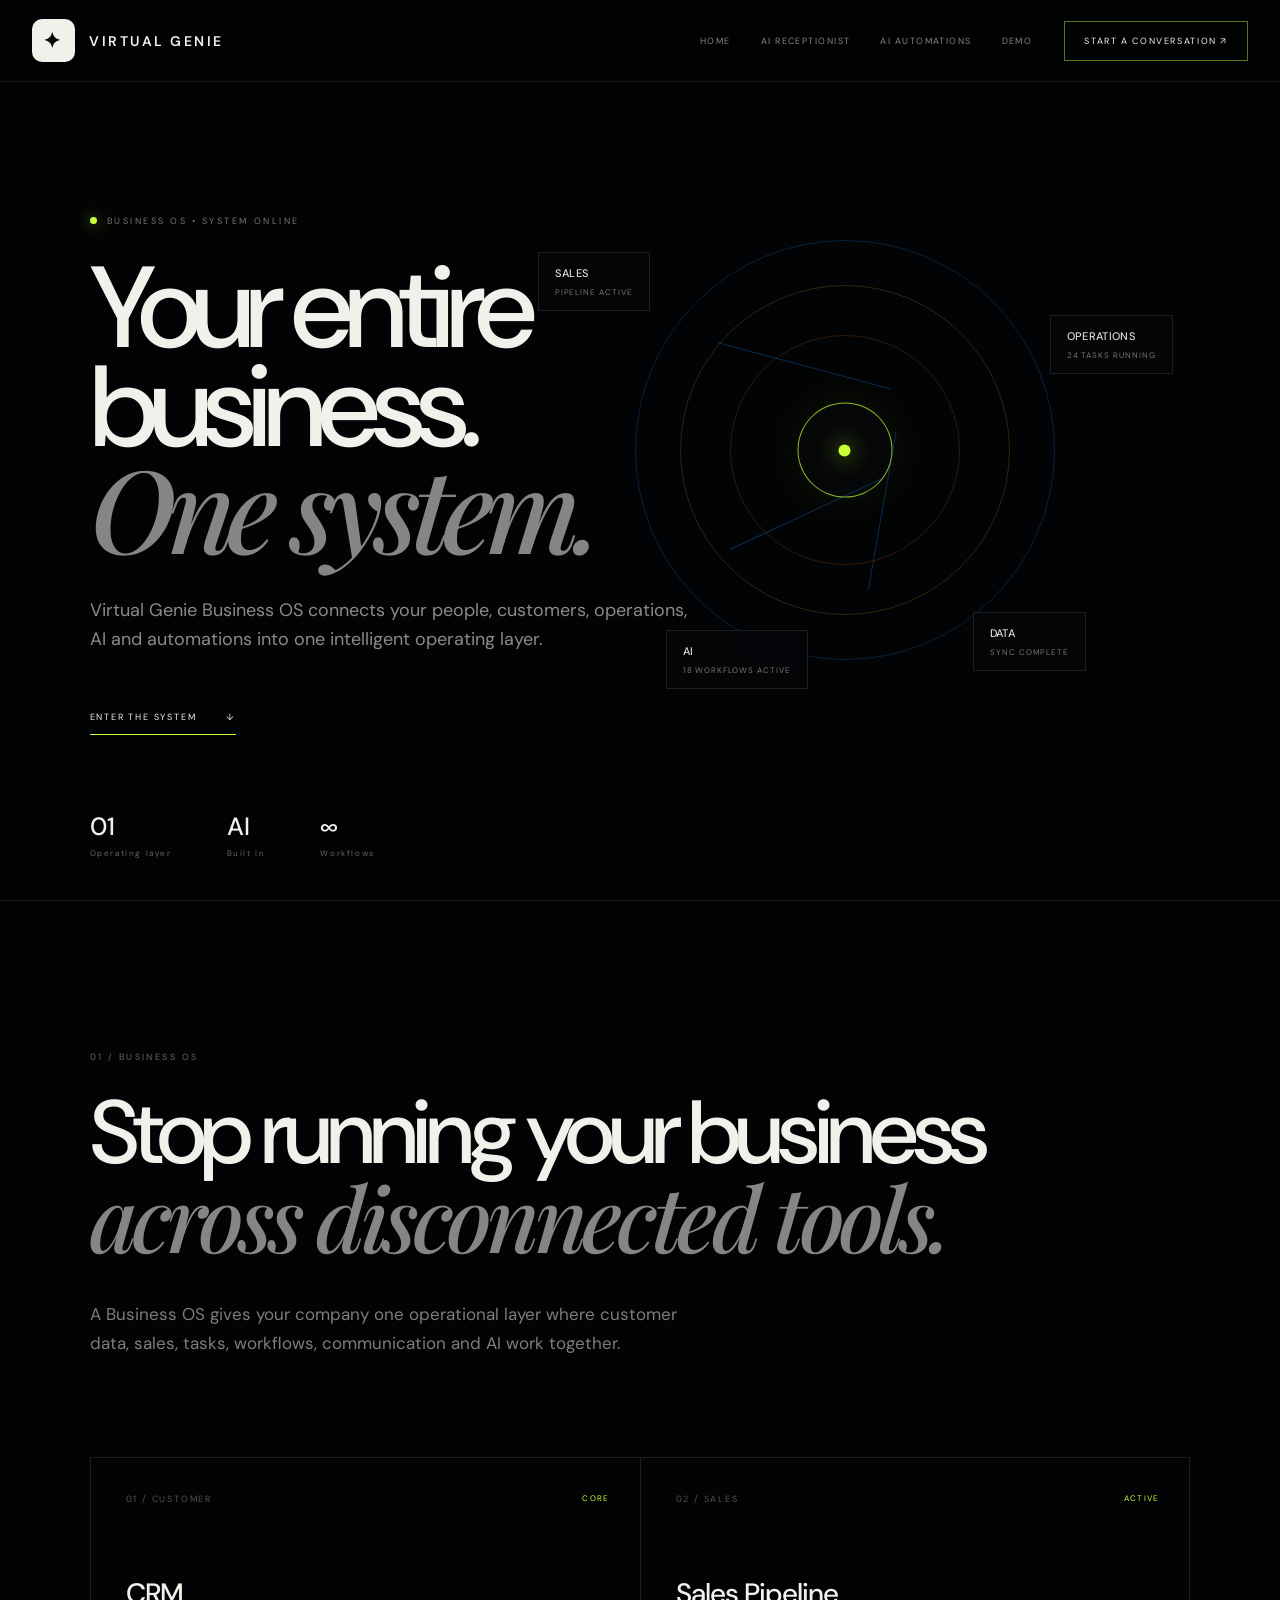
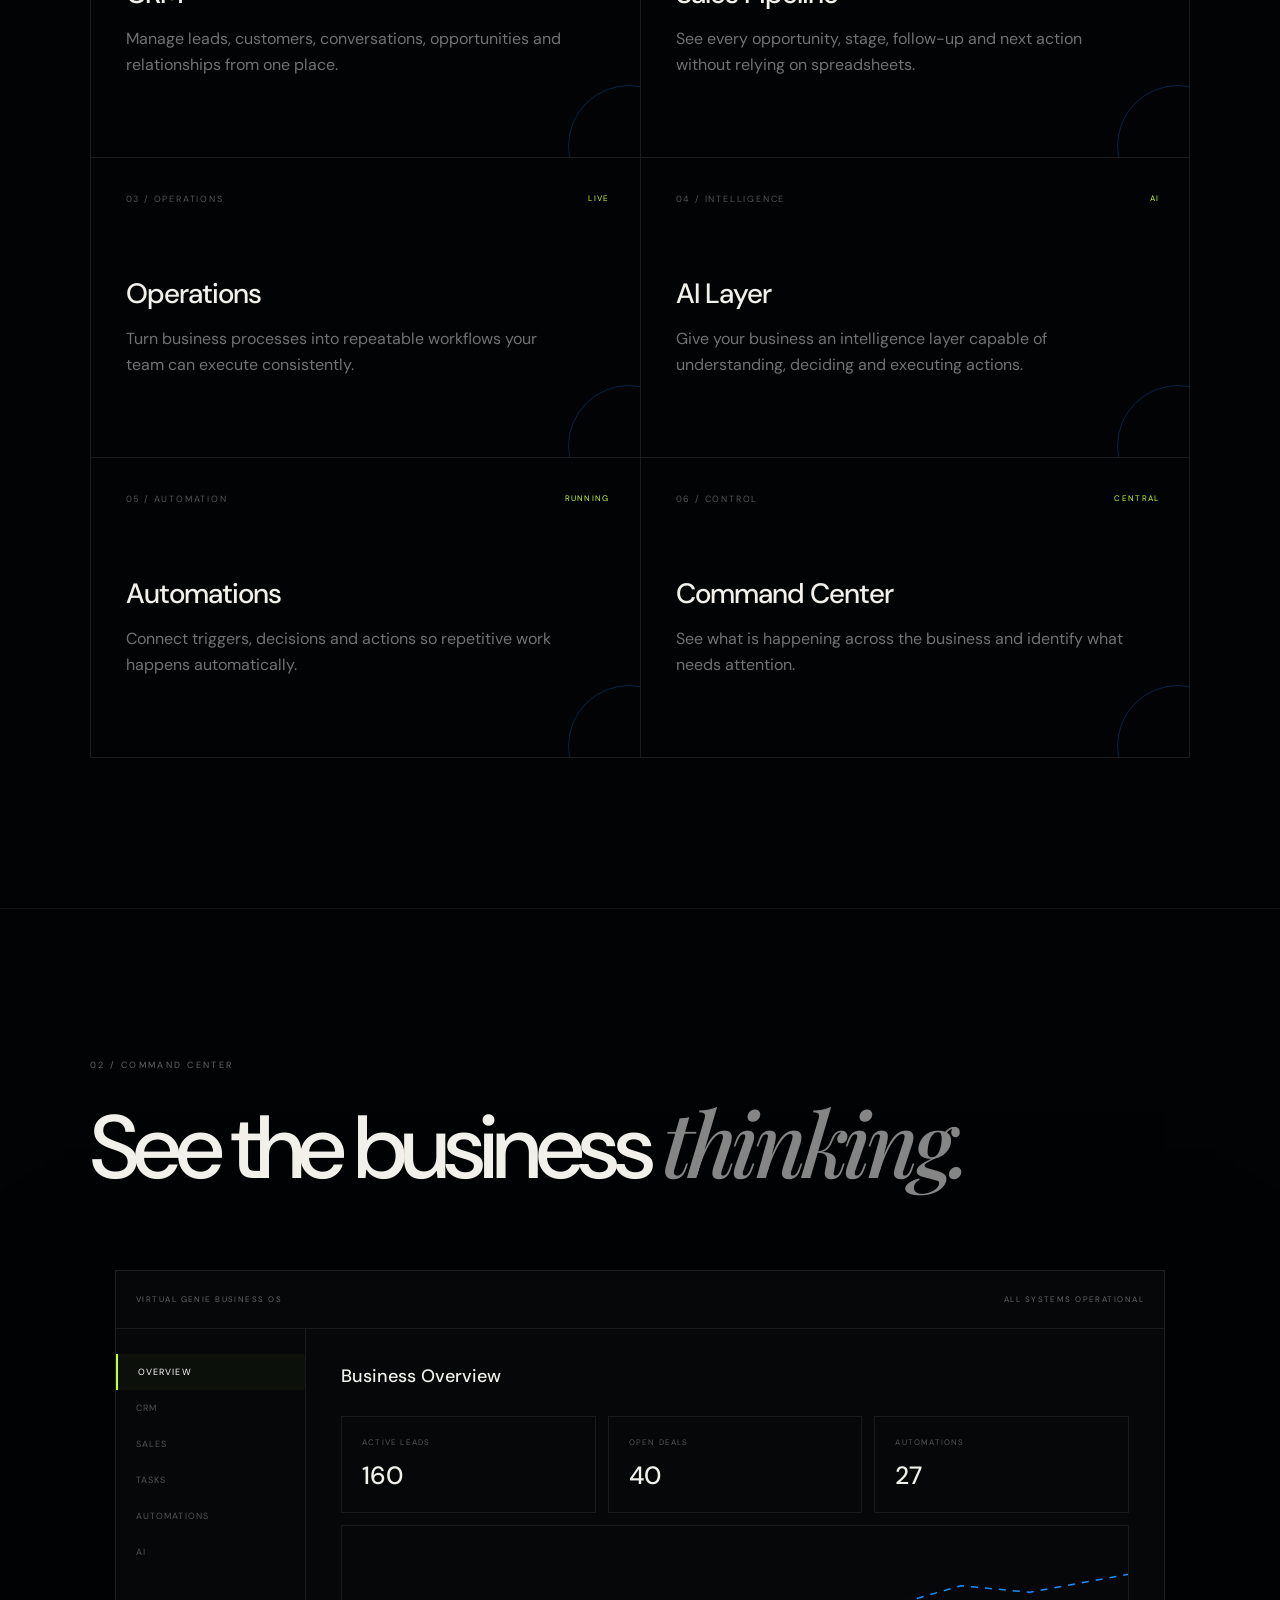
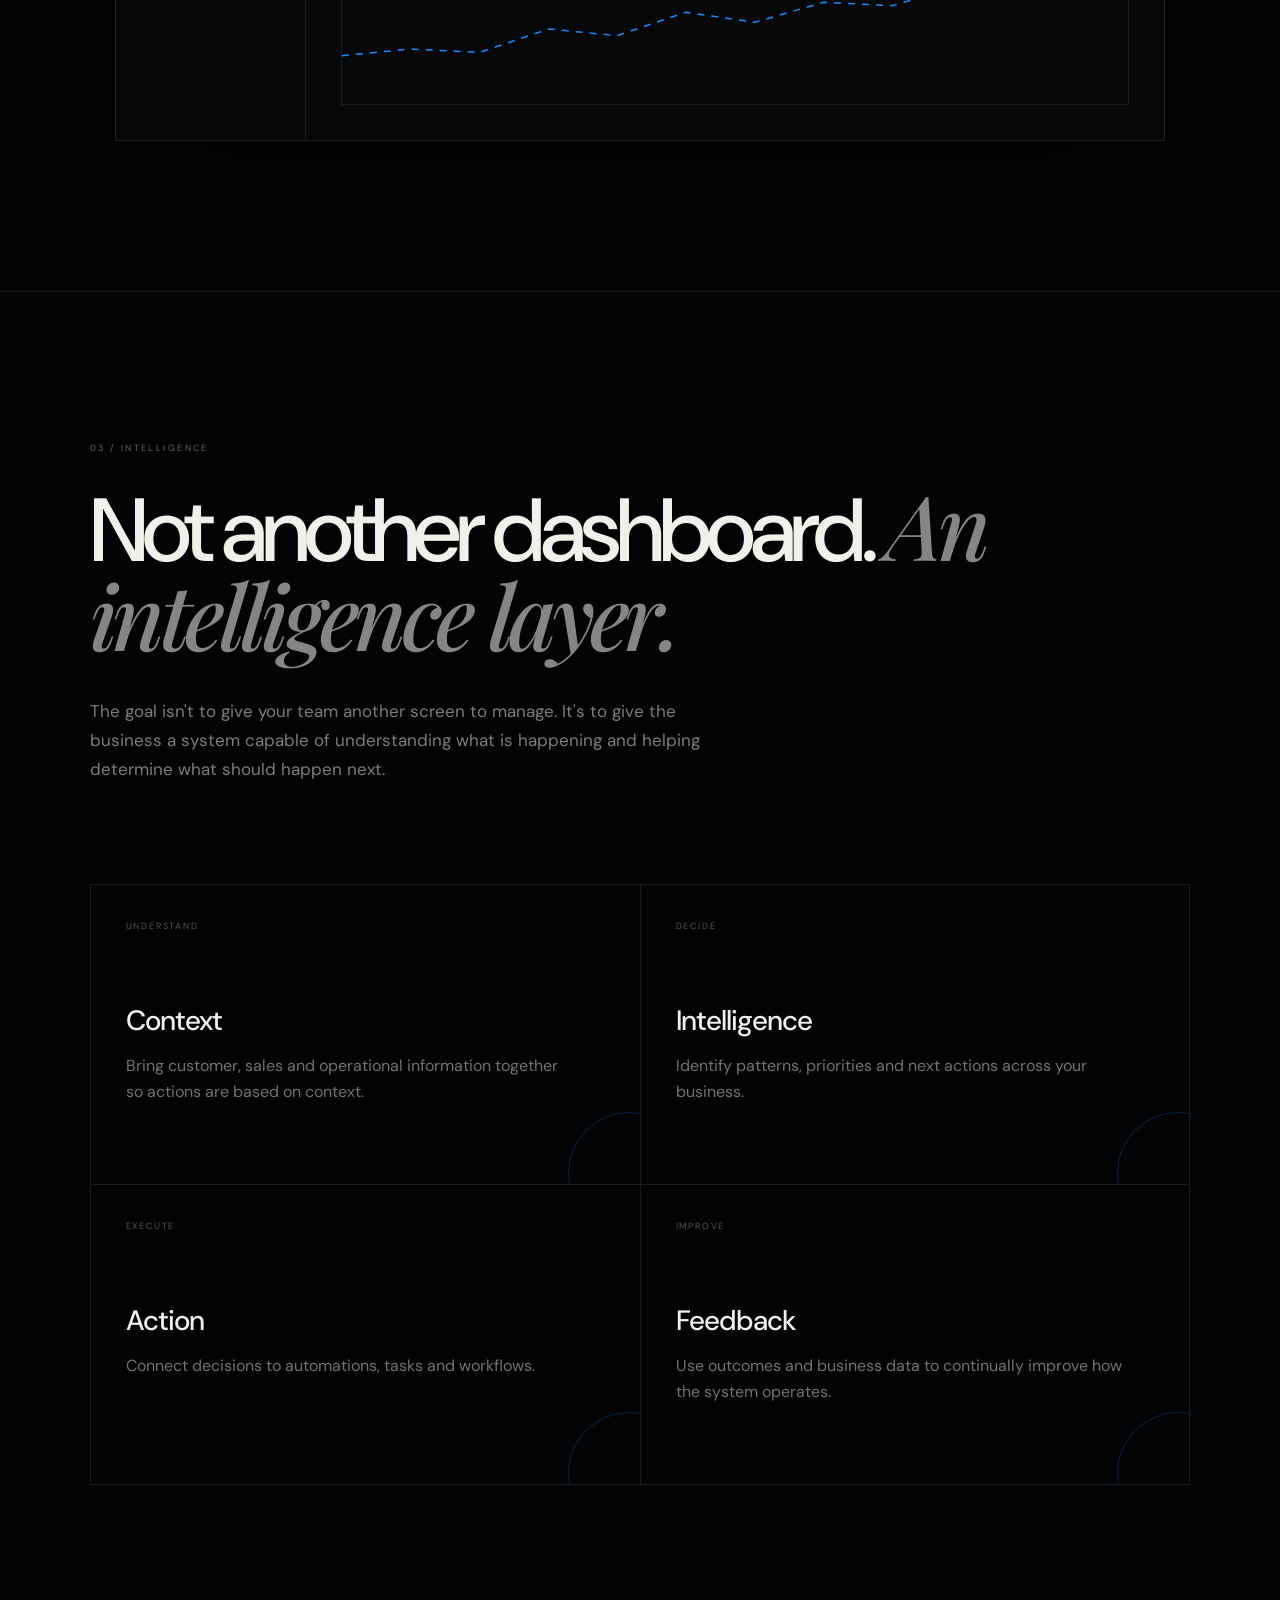
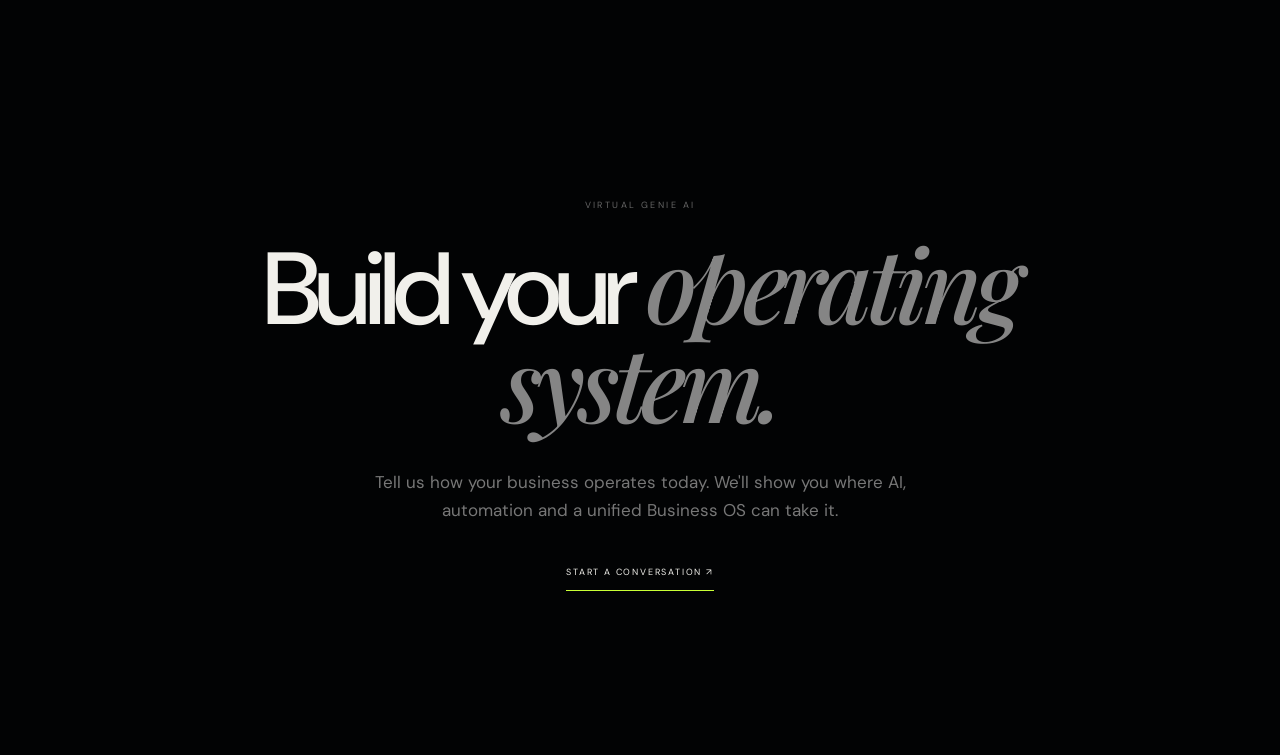
<file: business-os.html>
<!DOCTYPE html>
<html lang="en">
<head>
<meta charset="UTF-8">
<meta name="viewport" content="width=device-width, initial-scale=1.0">

<title>Business OS — Virtual Genie AI</title>

<link rel="preconnect" href="https://fonts.googleapis.com">
<link rel="preconnect" href="https://fonts.gstatic.com" crossorigin>

<link href="https://fonts.googleapis.com/css2?family=DM+Sans:wght@400;500;600&family=Playfair+Display:ital,wght@0,500;1,500&display=swap" rel="stylesheet">

<style>

*{
    box-sizing:border-box;
}

html{
    scroll-behavior:smooth;
}

body{
    margin:0;
    background:#020304;
    color:#f1f0eb;
    font-family:"DM Sans",sans-serif;
    overflow-x:hidden;
}

a{
    color:inherit;
    text-decoration:none;
}


/* =====================================================
   NAV
===================================================== */

.nav{
    position:fixed;
    z-index:100;

    top:0;
    left:0;
    right:0;

    height:82px;

    padding:0 32px;

    display:flex;
    align-items:center;

    border-bottom:1px solid rgba(255,255,255,.08);

    background:rgba(2,3,4,.75);

    backdrop-filter:blur(18px);
}

.brand{
    display:flex;
    align-items:center;
    gap:14px;

    font-size:14px;
    font-weight:600;

    letter-spacing:.18em;
}

.brand-mark{
    width:43px;
    height:43px;

    display:grid;
    place-items:center;

    border-radius:10px;

    background:#f1f0eb;
    color:#050607;

    font-size:21px;
}

.nav-links{
    margin-left:auto;

    display:flex;
    gap:30px;

    font-size:9px;
    letter-spacing:.16em;
}

.nav-links a{
    color:#858585;
    transition:.25s;
}

.nav-links a:hover{
    color:#fff;
}

.nav-cta{
    margin-left:32px;

    padding:13px 19px;

    border:1px solid rgba(201,255,53,.45);

    font-size:9px;
    letter-spacing:.18em;
}


/* =====================================================
   HERO
===================================================== */

.hero{
    position:relative;

    min-height:100svh;

    display:flex;
    align-items:center;

    padding:
        150px
        7vw
        100px;

    overflow:hidden;
}


/* =====================================================
   SYSTEM BACKGROUND
===================================================== */

.system-world{
    position:absolute;
    inset:0;

    overflow:hidden;

    pointer-events:none;
}

.grid{
    position:absolute;

    width:150%;
    height:150%;

    left:-25%;
    top:-25%;

    opacity:.35;

    background-image:
        linear-gradient(
            rgba(255,255,255,.025) 1px,
            transparent 1px
        ),
        linear-gradient(
            90deg,
            rgba(255,255,255,.025) 1px,
            transparent 1px
        );

    background-size:70px 70px;

    transform:
        perspective(800px)
        rotateX(64deg)
        translateY(18%);

    transform-origin:center bottom;

    animation:gridMove 12s linear infinite;
}

@keyframes gridMove{

    from{
        background-position:0 0,0 0;
    }

    to{
        background-position:0 70px,70px 0;
    }

}


/* =====================================================
   SYSTEM CORE
===================================================== */

.core{
    position:absolute;

    left:66%;
    top:50%;

    width:420px;
    height:420px;

    transform:
        translate(-50%,-50%);
}

.core-ring{
    position:absolute;

    inset:0;

    border:1px solid
        rgba(22,140,255,.22);

    border-radius:50%;
}

.core-ring:nth-child(1){
    animation:
        rotate 20s linear infinite;
}

.core-ring:nth-child(2){
    inset:45px;

    border-color:
        rgba(201,255,53,.16);

    animation:
        rotateReverse 15s linear infinite;
}

.core-ring:nth-child(3){
    inset:95px;

    border-color:
        rgba(255,122,24,.18);

    animation:
        rotate 11s linear infinite;
}

@keyframes rotate{

    to{
        transform:rotate(360deg);
    }

}

@keyframes rotateReverse{

    to{
        transform:rotate(-360deg);
    }

}

.core-center{
    position:absolute;

    left:50%;
    top:50%;

    width:95px;
    height:95px;

    transform:
        translate(-50%,-50%);

    border:
        1px solid
        rgba(201,255,53,.7);

    border-radius:50%;

    display:grid;
    place-items:center;

    background:#050708;

    box-shadow:
        0 0 55px
        rgba(201,255,53,.08);

    animation:
        corePulse 3s ease-in-out infinite;
}

.core-center::after{
    content:"";

    width:12px;
    height:12px;

    border-radius:50%;

    background:#c9ff35;

    box-shadow:
        0 0 22px
        rgba(201,255,53,.8);
}

@keyframes corePulse{

    50%{
        transform:
            translate(-50%,-50%)
            scale(1.08);
    }

}


/* =====================================================
   SYSTEM NODES
===================================================== */

.system-node{
    position:absolute;

    padding:13px 16px;

    border:
        1px solid
        rgba(255,255,255,.1);

    background:
        rgba(4,7,9,.8);

    backdrop-filter:blur(12px);

    font-size:8px;

    letter-spacing:.12em;

    color:#777;

    animation:
        nodeFloat 4s ease-in-out infinite;
}

.system-node strong{
    display:block;

    margin-bottom:7px;

    color:#ddd;

    font-size:11px;

    font-weight:500;

    letter-spacing:.03em;
}

.node-a{
    left:42%;
    top:28%;
}

.node-b{
    left:82%;
    top:35%;

    animation-delay:.7s;
}

.node-c{
    left:52%;
    top:70%;

    animation-delay:1.2s;
}

.node-d{
    left:76%;
    top:68%;

    animation-delay:1.8s;
}

@keyframes nodeFloat{

    50%{
        transform:translateY(-7px);
    }

}


/* =====================================================
   CONNECTORS
===================================================== */

.connector{
    position:absolute;

    height:1px;

    transform-origin:left center;

    background:
        rgba(22,140,255,.3);

    overflow:hidden;
}

.connector::after{
    content:"";

    position:absolute;

    left:-30%;

    top:0;

    width:30%;

    height:100%;

    background:#168cff;

    box-shadow:
        0 0 12px
        rgba(22,140,255,.8);

    animation:
        dataFlow 2.4s linear infinite;
}

@keyframes dataFlow{

    to{
        left:100%;
    }

}

.connector-a{
    width:180px;

    left:56%;
    top:38%;

    transform:rotate(15deg);
}

.connector-b{
    width:160px;

    left:70%;
    top:48%;

    transform:rotate(100deg);
}

.connector-c{
    width:170px;

    left:57%;
    top:61%;

    transform:rotate(-25deg);
}


/* =====================================================
   HERO CONTENT
===================================================== */

.hero-content{
    position:relative;
    z-index:10;

    max-width:720px;
}

.eyebrow{
    display:flex;
    align-items:center;

    gap:10px;

    margin-bottom:32px;

    color:#777;

    font-size:9px;

    letter-spacing:.28em;
}

.online{
    width:7px;
    height:7px;

    border-radius:50%;

    background:#c9ff35;

    box-shadow:
        0 0 15px
        rgba(201,255,53,.7);

    animation:
        pulse 1.8s infinite;
}

@keyframes pulse{

    50%{
        opacity:.3;
        transform:scale(.65);
    }

}

h1{
    margin:0;

    font-size:
        clamp(
            58px,
            9vw,
            130px
        );

    line-height:.86;

    letter-spacing:-.07em;

    font-weight:500;
}

h1 em{
    display:block;

    color:#858585;

    font-family:
        "Playfair Display",
        serif;

    font-style:italic;
}

.description{
    max-width:600px;

    margin-top:40px;

    color:#8b8b8b;

    font-size:18px;

    line-height:1.6;
}

.action{
    display:inline-flex;

    align-items:center;

    gap:30px;

    margin-top:40px;

    padding-bottom:11px;

    border-bottom:1px solid #c9ff35;

    font-size:9px;

    letter-spacing:.2em;
}


/* =====================================================
   STATS
===================================================== */

.stats{
    position:absolute;

    bottom:42px;
    left:7vw;

    z-index:10;

    display:flex;

    gap:55px;
}

.stat strong{
    display:block;

    font-size:25px;

    font-weight:500;
}

.stat span{
    display:block;

    margin-top:5px;

    color:#666;

    font-size:8px;

    letter-spacing:.2em;
}


/* =====================================================
   SECTION
===================================================== */

.section{
    position:relative;

    padding:
        150px
        7vw;

    border-top:
        1px solid
        rgba(255,255,255,.08);
}

.label{
    color:#666;

    font-size:9px;

    letter-spacing:.27em;
}

.section h2{
    max-width:1000px;

    margin:
        28px
        0
        0;

    font-size:
        clamp(
            46px,
            7vw,
            100px
        );

    line-height:.93;

    letter-spacing:-.06em;

    font-weight:500;
}

.section h2 em{
    color:#858585;

    font-family:
        "Playfair Display",
        serif;

    font-style:italic;
}

.section-description{
    max-width:620px;

    margin-top:35px;

    color:#7d7d7d;

    font-size:17px;

    line-height:1.7;
}


/* =====================================================
   OS MODULES
===================================================== */

.modules{
    margin-top:100px;

    display:grid;

    grid-template-columns:
        repeat(2,1fr);

    border-top:
        1px solid
        rgba(255,255,255,.1);

    border-left:
        1px solid
        rgba(255,255,255,.1);
}

.module{
    min-height:300px;

    padding:35px;

    border-right:
        1px solid
        rgba(255,255,255,.1);

    border-bottom:
        1px solid
        rgba(255,255,255,.1);

    position:relative;

    overflow:hidden;
}

.module::after{
    content:"";

    position:absolute;

    width:120px;
    height:120px;

    right:-50px;
    bottom:-50px;

    border:
        1px solid
        rgba(22,140,255,.25);

    border-radius:50%;

    transition:.5s;
}

.module:hover::after{
    transform:scale(2.2);

    border-color:
        rgba(201,255,53,.25);
}

.module-number{
    color:#555;

    font-size:9px;

    letter-spacing:.2em;
}

.module h3{
    margin:
        70px
        0
        14px;

    font-size:28px;

    font-weight:500;

    letter-spacing:-.035em;
}

.module p{
    max-width:450px;

    margin:0;

    color:#727272;

    line-height:1.6;
}

.module-tag{
    position:absolute;

    right:30px;
    top:35px;

    color:#c9ff35;

    font-size:8px;

    letter-spacing:.16em;
}


/* =====================================================
   COMMAND CENTER
===================================================== */

.command{
    min-height:100svh;

    display:flex;

    align-items:center;
}

.dashboard{
    width:min(1050px,100%);

    margin:
        80px auto
        0;

    border:
        1px solid
        rgba(255,255,255,.1);

    background:#050708;

    box-shadow:
        0 50px 140px
        rgba(0,0,0,.5);
}

.dashboard-header{
    height:58px;

    padding:0 20px;

    display:flex;
    align-items:center;

    justify-content:space-between;

    border-bottom:
        1px solid
        rgba(255,255,255,.08);

    color:#666;

    font-size:8px;

    letter-spacing:.18em;
}

.dashboard-body{
    display:grid;

    grid-template-columns:
        190px
        1fr;
}

.sidebar{
    padding:25px 0;

    border-right:
        1px solid
        rgba(255,255,255,.08);
}

.side-item{
    padding:
        12px
        20px;

    color:#555;

    font-size:9px;

    letter-spacing:.12em;
}

.side-item.active{
    color:#fff;

    border-left:
        2px solid
        #c9ff35;

    background:
        rgba(201,255,53,.035);
}

.main-panel{
    padding:35px;
}

.panel-title{
    font-size:18px;

    font-weight:500;
}

.metric-grid{
    margin-top:28px;

    display:grid;

    grid-template-columns:
        repeat(3,1fr);

    gap:12px;
}

.metric{
    padding:20px;

    border:
        1px solid
        rgba(255,255,255,.08);
}

.metric span{
    display:block;

    color:#555;

    font-size:8px;

    letter-spacing:.15em;
}

.metric strong{
    display:block;

    margin-top:12px;

    font-size:25px;

    font-weight:500;
}

.chart{
    height:180px;

    margin-top:12px;

    border:
        1px solid
        rgba(255,255,255,.08);

    position:relative;

    overflow:hidden;
}

.chart-line{
    position:absolute;

    left:0;
    bottom:35px;

    width:100%;
    height:100px;
}

.chart-line svg{
    width:100%;
    height:100%;
}

.chart-line polyline{
    fill:none;

    stroke:#168cff;

    stroke-width:1.5;

    vector-effect:non-scaling-stroke;

    stroke-dasharray:7 7;

    animation:
        dash 5s linear infinite;
}

@keyframes dash{

    to{
        stroke-dashoffset:-70;
    }

}


/* =====================================================
   CTA
===================================================== */

.cta{
    min-height:80svh;

    display:flex;

    align-items:center;

    justify-content:center;

    text-align:center;

    padding:
        100px 25px;
}

.cta-inner{
    max-width:900px;
}

.cta h2{
    margin:
        25px 0 0;

    font-size:
        clamp(
            50px,
            8vw,
            110px
        );

    line-height:.9;

    letter-spacing:-.06em;

    font-weight:500;
}

.cta h2 em{
    color:#858585;

    font-family:
        "Playfair Display",
        serif;

    font-style:italic;
}

.cta p{
    max-width:560px;

    margin:
        35px auto;

    color:#777;

    font-size:17px;

    line-height:1.6;
}

.cta a{
    display:inline-flex;

    padding-bottom:12px;

    border-bottom:
        1px solid
        #c9ff35;

    font-size:9px;

    letter-spacing:.2em;
}


/* =====================================================
   MOBILE
===================================================== */

@media(max-width:900px){

    .nav{
        height:70px;

        padding:0 20px;
    }

    .nav-links,
    .nav-cta{
        display:none;
    }

    .hero{
        min-height:930px;

        padding:
            130px
            22px
            80px;

        align-items:flex-start;
    }

    h1{
        font-size:
            clamp(
                54px,
                15vw,
                84px
            );
    }

    .description{
        font-size:16px;
    }

    .core{
        width:280px;
        height:280px;

        left:50%;
        top:auto;
        bottom:30px;

        transform:
            translateX(-50%);
    }

    .system-node{
        display:none;
    }

    .connector{
        display:none;
    }

    .stats{
        display:none;
    }

    .section{
        padding:
            100px
            22px;
    }

    .section h2{
        font-size:
            clamp(
                45px,
                13vw,
                75px
            );
    }

    .modules{
        grid-template-columns:1fr;
    }

    .module{
        min-height:260px;
    }

    .dashboard-body{
        grid-template-columns:1fr;
    }

    .sidebar{
        display:flex;

        overflow-x:auto;

        border-right:0;

        border-bottom:
            1px solid
            rgba(255,255,255,.08);

        padding:10px;
    }

    .side-item{
        white-space:nowrap;
    }

    .main-panel{
        padding:20px;
    }

    .metric-grid{
        grid-template-columns:1fr;
    }

}

</style>
</head>

<body>


<!-- =====================================================
     NAV
===================================================== -->

<header class="nav">

    <a
        href="index.html"
        class="brand"
    >

        <span class="brand-mark">
            ✦
        </span>

        <span>
            VIRTUAL GENIE
        </span>

    </a>


    <nav class="nav-links">

        <a href="index.html">
            HOME
        </a>

        <a href="ai-receptionist.html">
            AI RECEPTIONIST
        </a>

        <a href="ai-automations.html">
            AI AUTOMATIONS
        </a>

        <a href="#demo">
            DEMO
        </a>

    </nav>


    <a
        href="#contact"
        class="nav-cta"
    >
        START A CONVERSATION ↗
    </a>

</header>


<main>


<!-- =====================================================
     HERO
===================================================== -->

<section class="hero">


    <div class="system-world">

        <div class="grid"></div>


        <div class="core">

            <div class="core-ring"></div>
            <div class="core-ring"></div>
            <div class="core-ring"></div>

            <div class="core-center"></div>

        </div>


        <div class="system-node node-a">

            <strong>
                SALES
            </strong>

            PIPELINE ACTIVE

        </div>


        <div class="system-node node-b">

            <strong>
                OPERATIONS
            </strong>

            24 TASKS RUNNING

        </div>


        <div class="system-node node-c">

            <strong>
                AI
            </strong>

            18 WORKFLOWS ACTIVE

        </div>


        <div class="system-node node-d">

            <strong>
                DATA
            </strong>

            SYNC COMPLETE

        </div>


        <div class="connector connector-a"></div>
        <div class="connector connector-b"></div>
        <div class="connector connector-c"></div>

    </div>


    <div class="hero-content">

        <div class="eyebrow">

            <span class="online"></span>

            BUSINESS OS
            •
            SYSTEM ONLINE

        </div>


        <h1>

            Your entire business.

            <em>
                One system.
            </em>

        </h1>


        <p class="description">

            Virtual Genie Business OS connects
            your people, customers, operations,
            AI and automations into one intelligent
            operating layer.

        </p>


        <a
            href="#demo"
            class="action"
        >
            ENTER THE SYSTEM
            <span>↓</span>
        </a>

    </div>


    <div class="stats">

        <div class="stat">

            <strong>01</strong>

            <span>
                Operating layer
            </span>

        </div>


        <div class="stat">

            <strong>AI</strong>

            <span>
                Built in
            </span>

        </div>


        <div class="stat">

            <strong>∞</strong>

            <span>
                Workflows
            </span>

        </div>

    </div>

</section>


<!-- =====================================================
     INTRO
===================================================== -->

<section class="section">

    <div class="label">
        01 / BUSINESS OS
    </div>


    <h2>

        Stop running your business

        <em>
            across disconnected tools.
        </em>

    </h2>


    <p class="section-description">

        A Business OS gives your company one
        operational layer where customer data,
        sales, tasks, workflows, communication
        and AI work together.

    </p>


    <div class="modules">


        <article class="module">

            <div class="module-number">
                01 / CUSTOMER
            </div>

            <div class="module-tag">
                CORE
            </div>

            <h3>
                CRM
            </h3>

            <p>
                Manage leads, customers,
                conversations, opportunities
                and relationships from one place.
            </p>

        </article>


        <article class="module">

            <div class="module-number">
                02 / SALES
            </div>

            <div class="module-tag">
                ACTIVE
            </div>

            <h3>
                Sales Pipeline
            </h3>

            <p>
                See every opportunity, stage,
                follow-up and next action without
                relying on spreadsheets.
            </p>

        </article>


        <article class="module">

            <div class="module-number">
                03 / OPERATIONS
            </div>

            <div class="module-tag">
                LIVE
            </div>

            <h3>
                Operations
            </h3>

            <p>
                Turn business processes into
                repeatable workflows your team
                can execute consistently.
            </p>

        </article>


        <article class="module">

            <div class="module-number">
                04 / INTELLIGENCE
            </div>

            <div class="module-tag">
                AI
            </div>

            <h3>
                AI Layer
            </h3>

            <p>
                Give your business an intelligence
                layer capable of understanding,
                deciding and executing actions.
            </p>

        </article>


        <article class="module">

            <div class="module-number">
                05 / AUTOMATION
            </div>

            <div class="module-tag">
                RUNNING
            </div>

            <h3>
                Automations
            </h3>

            <p>
                Connect triggers, decisions and
                actions so repetitive work happens
                automatically.
            </p>

        </article>


        <article class="module">

            <div class="module-number">
                06 / CONTROL
            </div>

            <div class="module-tag">
                CENTRAL
            </div>

            <h3>
                Command Center
            </h3>

            <p>
                See what is happening across
                the business and identify what
                needs attention.
            </p>

        </article>

    </div>

</section>


<!-- =====================================================
     COMMAND CENTER
===================================================== -->

<section
    class="section command"
    id="demo"
>

    <div style="width:100%;">

        <div class="label">
            02 / COMMAND CENTER
        </div>


        <h2>

            See the business

            <em>
                thinking.
            </em>

        </h2>


        <div class="dashboard">


            <div class="dashboard-header">

                <span>
                    VIRTUAL GENIE BUSINESS OS
                </span>

                <span>
                    ALL SYSTEMS OPERATIONAL
                </span>

            </div>


            <div class="dashboard-body">


                <aside class="sidebar">

                    <div class="side-item active">
                        OVERVIEW
                    </div>

                    <div class="side-item">
                        CRM
                    </div>

                    <div class="side-item">
                        SALES
                    </div>

                    <div class="side-item">
                        TASKS
                    </div>

                    <div class="side-item">
                        AUTOMATIONS
                    </div>

                    <div class="side-item">
                        AI
                    </div>

                </aside>


                <div class="main-panel">

                    <div class="panel-title">
                        Business Overview
                    </div>


                    <div class="metric-grid">


                        <div class="metric">

                            <span>
                                ACTIVE LEADS
                            </span>

                            <strong>
                                184
                            </strong>

                        </div>


                        <div class="metric">

                            <span>
                                OPEN DEALS
                            </span>

                            <strong>
                                42
                            </strong>

                        </div>


                        <div class="metric">

                            <span>
                                AUTOMATIONS
                            </span>

                            <strong>
                                27
                            </strong>

                        </div>


                    </div>


                    <div class="chart">

                        <div class="chart-line">

                            <svg
                                viewBox="0 0 800 150"
                                preserveAspectRatio="none"
                            >

                                <polyline
                                    points="
                                    0,130
                                    70,120
                                    140,125
                                    210,90
                                    280,100
                                    350,65
                                    420,80
                                    490,50
                                    560,55
                                    630,25
                                    700,35
                                    800,8
                                    "
                                />

                            </svg>

                        </div>

                    </div>

                </div>

            </div>

        </div>

    </div>

</section>


<!-- =====================================================
     AI LAYER
===================================================== -->

<section class="section">

    <div class="label">
        03 / INTELLIGENCE
    </div>


    <h2>

        Not another dashboard.

        <em>
            An intelligence layer.
        </em>

    </h2>


    <p class="section-description">

        The goal isn't to give your team another
        screen to manage. It's to give the business
        a system capable of understanding what is
        happening and helping determine what should
        happen next.

    </p>


    <div class="modules">


        <article class="module">

            <div class="module-number">
                UNDERSTAND
            </div>

            <h3>
                Context
            </h3>

            <p>
                Bring customer, sales and operational
                information together so actions are
                based on context.
            </p>

        </article>


        <article class="module">

            <div class="module-number">
                DECIDE
            </div>

            <h3>
                Intelligence
            </h3>

            <p>
                Identify patterns, priorities and
                next actions across your business.
            </p>

        </article>


        <article class="module">

            <div class="module-number">
                EXECUTE
            </div>

            <h3>
                Action
            </h3>

            <p>
                Connect decisions to automations,
                tasks and workflows.
            </p>

        </article>


        <article class="module">

            <div class="module-number">
                IMPROVE
            </div>

            <h3>
                Feedback
            </h3>

            <p>
                Use outcomes and business data to
                continually improve how the system
                operates.
            </p>

        </article>

    </div>

</section>


<!-- =====================================================
     CTA
===================================================== -->

<section
    class="cta"
    id="contact"
>

    <div class="cta-inner">

        <div class="label">
            VIRTUAL GENIE AI
        </div>


        <h2>

            Build your

            <em>
                operating system.
            </em>

        </h2>


        <p>

            Tell us how your business operates today.
            We'll show you where AI, automation and
            a unified Business OS can take it.

        </p>


        <a href="index.html#contact">
            START A CONVERSATION ↗
        </a>

    </div>

</section>


</main>


<script>

    /* =================================================
       HERO PARALLAX
    ================================================= */

    const core =
        document.querySelector(".core");


    window.addEventListener(
        "pointermove",
        event => {

            if (
                window.innerWidth <= 900 ||
                !core
            ){
                return;
            }


            const x =
                event.clientX /
                window.innerWidth -
                .5;

            const y =
                event.clientY /
                window.innerHeight -
                .5;


            core.style.transform =
                `
                translate(
                    calc(-50% + ${x * 18}px),
                    calc(-50% + ${y * 18}px)
                )
                `;

        },
        {
            passive:true
        }
    );


    /* =================================================
       MODULE REVEALS
    ================================================= */

    const modules =
        document.querySelectorAll(
            ".module"
        );


    const observer =
        new IntersectionObserver(
            entries => {

                entries.forEach(
                    entry => {

                        if(
                            entry.isIntersecting
                        ){

                            entry.target.animate(
                                [
                                    {
                                        opacity:0,
                                        transform:
                                            "translateY(35px)"
                                    },
                                    {
                                        opacity:1,
                                        transform:
                                            "translateY(0)"
                                    }
                                ],
                                {
                                    duration:750,
                                    easing:
                                        "cubic-bezier(.22,1,.36,1)",
                                    fill:"forwards"
                                }
                            );

                            observer.unobserve(
                                entry.target
                            );

                        }

                    }
                );

            },
            {
                threshold:.12
            }
        );


    modules.forEach(
        module => observer.observe(module)
    );


    /* =================================================
       DASHBOARD LIVE METRICS
    ================================================= */

    const metrics =
        document.querySelectorAll(
            ".metric strong"
        );


    const targetValues = [
        184,
        42,
        27
    ];


    let metricsStarted = false;


    function animateMetrics(){

        if(metricsStarted){
            return;
        }

        metricsStarted = true;


        metrics.forEach(
            (metric,index) => {

                const target =
                    targetValues[index];

                let value = 0;


                const interval =
                    setInterval(
                        () => {

                            value +=
                                Math.ceil(
                                    target / 25
                                );


                            if(
                                value >= target
                            ){

                                value =
                                    target;

                                clearInterval(
                                    interval
                                );

                            }


                            metric.textContent =
                                value;

                        },
                        35
                    );

            }
        );

    }


    const dashboard =
        document.querySelector(
            ".dashboard"
        );


    if(dashboard){

        const dashboardObserver =
            new IntersectionObserver(
                entries => {

                    if(
                        entries[0].isIntersecting
                    ){

                        animateMetrics();

                        dashboardObserver.disconnect();

                    }

                },
                {
                    threshold:.25
                }
            );


        dashboardObserver.observe(
            dashboard
        );

    }

</script>

</body>
</html>
</file>
